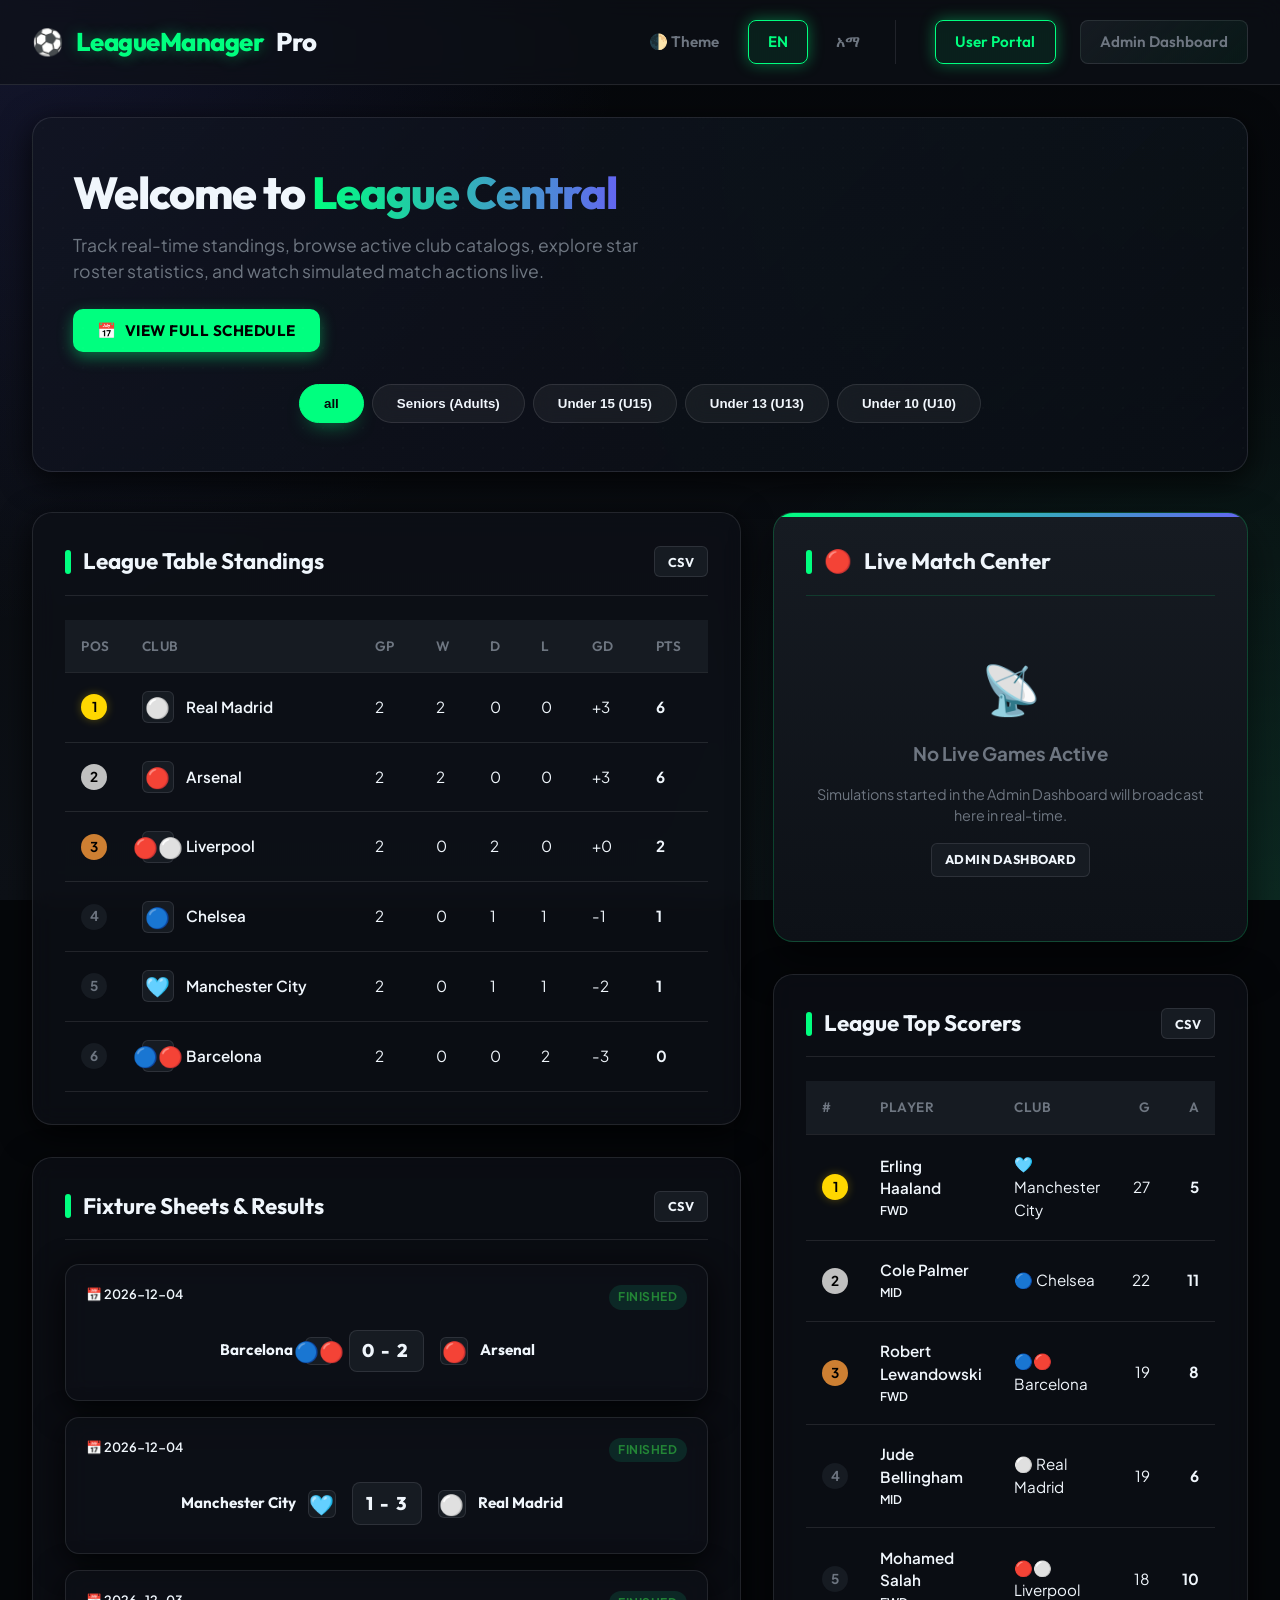
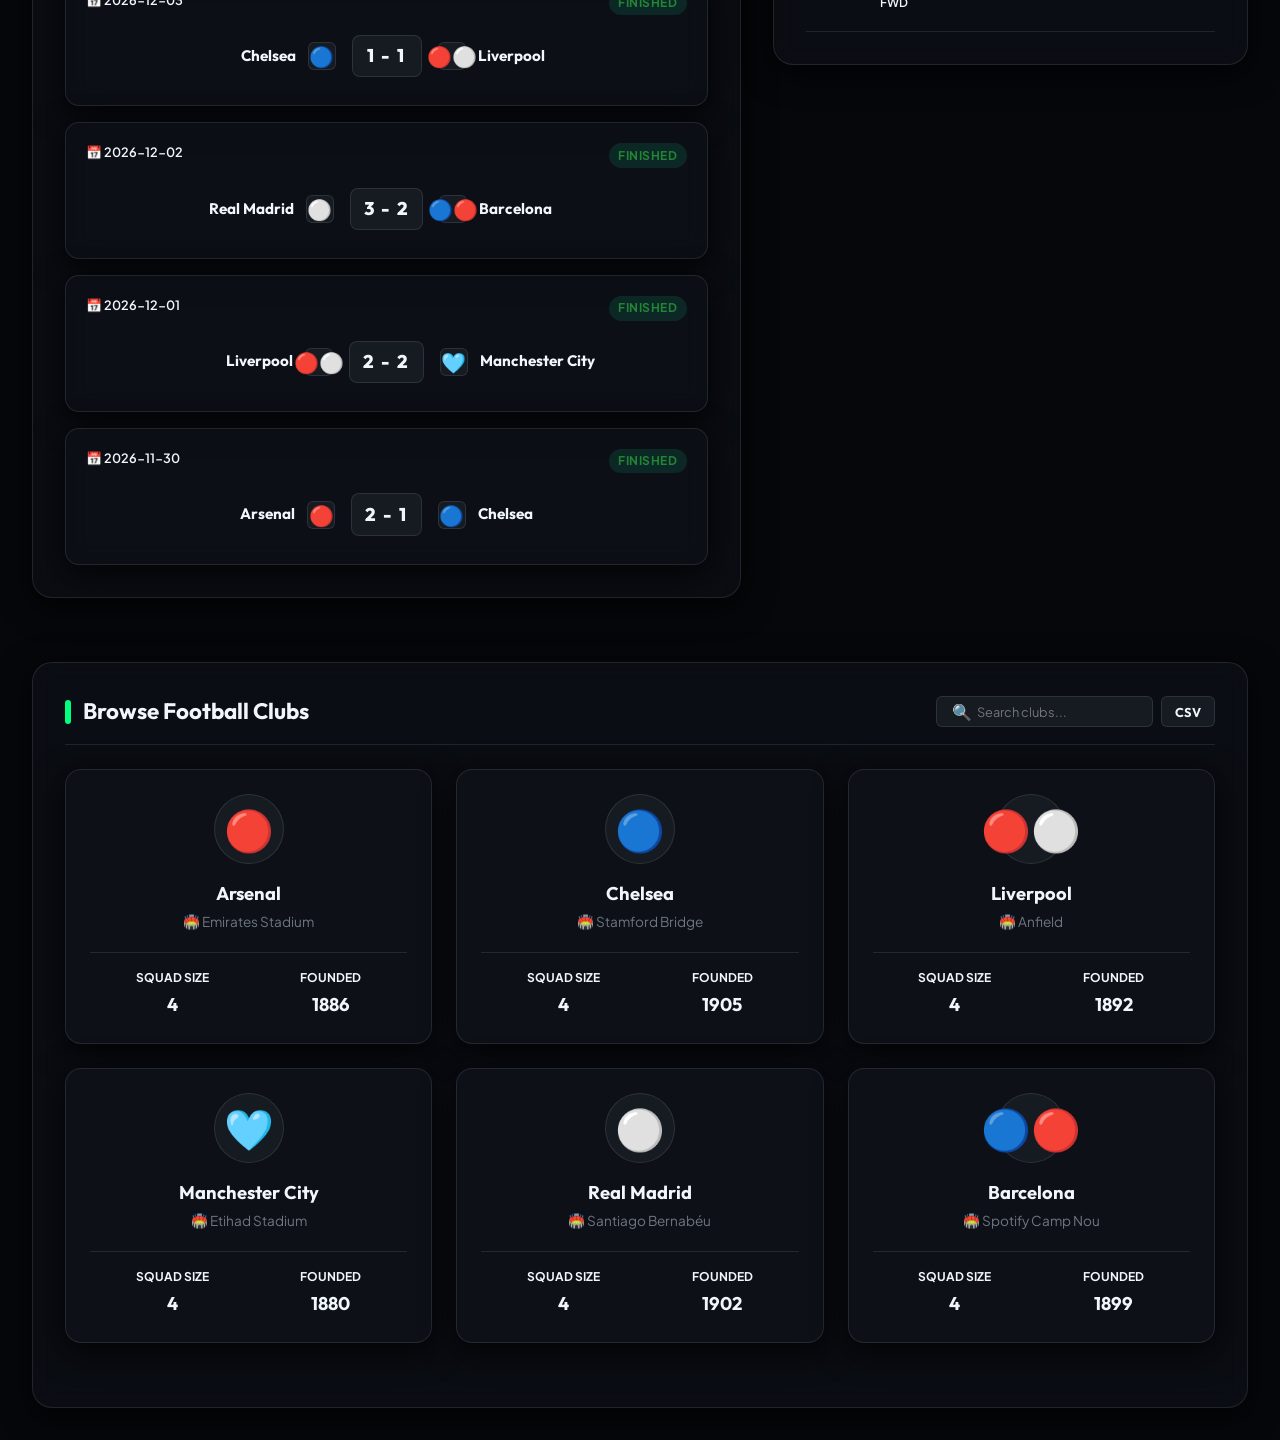
<file: index.html>
<!DOCTYPE html>
<html lang="en">

<head>
    <meta charset="UTF-8">
    <meta name="viewport" content="width=device-width, initial-scale=1.0">
    <title>League Central - Football Fan Portal</title>
    <link rel="stylesheet" href="styles.css">
</head>

<body>

    <header>
        <div class="nav-container">
            <a href="index.html" class="logo">⚽ <span>LeagueManager</span> Pro</a>
            <nav class="nav-links">
                <div
                    style="display: flex; gap: 8px; margin-right: 15px; border-right: 1px solid var(--border); padding-right: 15px;">
                    <button class="nav-btn" onclick="toggleTheme()" data-i18n="btn_theme_toggle">🌓 Theme</button>
                    <button class="nav-btn lang-toggle" data-lang="en"
                        onclick="window.dbEngine.setLanguage('en')">EN</button>
                    <button class="nav-btn lang-toggle" data-lang="am"
                        onclick="window.dbEngine.setLanguage('am')">አማ</button>
                </div>
                <a href="index.html" class="nav-btn active" data-i18n="nav_user_portal">User Portal</a>
                <a href="admin.html" class="nav-btn admin-link" data-i18n="nav_admin_dashboard">Admin Dashboard</a>
            </nav>
        </div>
    </header>

    <main>
        <!-- Hero Section -->
        <div class="dashboard-hero">
            <div class="hero-content">
                <h1 data-i18n="hero_title_user">Welcome to <span>League Central</span></h1>
                <p data-i18n="hero_desc_user">Track real-time standings, browse active club catalogs, explore star
                    roster statistics, and watch
                    simulated match actions live.</p>

                <div style="display: flex; gap: 1rem; flex-wrap: wrap; margin-bottom: 2rem;">
                    <button class="btn btn-primary" onclick="openScheduleModal()" style="display: flex; align-items: center; gap: 0.5rem; padding: 0.75rem 1.5rem;">
                        <span>📅</span> <span data-i18n="btn_view_schedule">View Full Schedule</span>
                    </button>
                </div>

                <div class="global-category-tabs" id="global-cat-selector">
                    <button class="g-cat-btn active" onclick="setGlobalCategory('all')" data-i18n="all">All</button>
                    <button class="g-cat-btn" onclick="setGlobalCategory('senior')"
                        data-i18n="cat_senior">Seniors</button>
                    <button class="g-cat-btn" onclick="setGlobalCategory('u15')" data-i18n="cat_u15">U15</button>
                    <button class="g-cat-btn" onclick="setGlobalCategory('u13')" data-i18n="cat_u13">U13</button>
                    <button class="g-cat-btn" onclick="setGlobalCategory('u10')" data-i18n="cat_u10">U10</button>
                </div>
            </div>
        </div>

        <!-- Split Grid Layout -->
        <div class="layout-split">
            <!-- Left Side: Table & Matches -->
            <div>
                <!-- League Standings Card -->
                <div class="section-panel">
                    <div class="panel-header">
                        <h2 data-i18n="standings_title">League Table Standings</h2>
                        <button class="btn btn-secondary btn-sm" onclick="exportStandingsCSV()">CSV</button>
                    </div>
                    <div class="table-wrapper">
                        <table class="league-table">
                            <thead>
                                <tr>
                                    <th style="width: 50px;">Pos</th>
                                    <th>Club</th>
                                    <th>GP</th>
                                    <th>W</th>
                                    <th>D</th>
                                    <th>L</th>
                                    <th>GD</th>
                                    <th class="highlight-col">PTS</th>
                                </tr>
                            </thead>
                            <tbody id="user-standings-list">
                                <!-- Dynamically populated from JS -->
                            </tbody>
                        </table>
                    </div>
                </div>

                <!-- Match Schedules and Fixtures -->
                <div class="section-panel">
                    <div class="panel-header">
                        <h2 data-i18n="fixtures_title">Fixture Sheets & Results</h2>
                        <button class="btn btn-secondary btn-sm" onclick="exportFixturesCSV()">CSV</button>
                    </div>
                    <div class="fixtures-list" id="user-matches-list">
                        <!-- Dynamically populated from JS -->
                    </div>
                </div>
            </div>

            <!-- Right Side: Live Game Tracker & Stats -->
            <div>
                <!-- Live Game Simulator Monitor -->
                <div class="section-panel live-tracker-panel" id="live-monitor-container">
                    <div class="panel-header" style="border-bottom: 1px solid rgba(0, 255, 127, 0.15);">
                        <h2><span style="color:var(--primary); animation: blinker 1s linear infinite;">🔴</span> Live
                            Match Center</h2>
                    </div>

                    <div id="tracker-idle-view" class="tracker-intro">
                        <div style="font-size:3rem; margin-bottom:1rem;">📡</div>
                        <h3 data-i18n="no_live_games">No Live Games Active</h3>
                        <p class="mt-4" style="font-size:0.9rem;" data-i18n="no_live_desc">Simulations started in the
                            Admin Dashboard will
                            broadcast here in real-time. Head over to schedule a match!</p>
                        <a href="admin.html" class="btn btn-secondary btn-sm mt-4" data-i18n="nav_admin_dashboard">Go to
                            Admin Module</a>
                    </div>

                    <div id="tracker-active-view" class="simulator-board" style="display:none;">
                        <div class="match-pitch-vis">
                            <span
                                style="position:absolute; top:10px; font-size:0.75rem; text-transform:uppercase; color:var(--text-muted); font-weight:750; letter-spacing:1px; z-index:10;">
                                Live Match Simulator
                            </span>
                            <div class="pitch-scoreline">
                                <span id="live-home-logo" style="font-size:2rem;">🔴</span>
                                <span id="live-home-name">Home</span>
                                <span id="live-scores"
                                    style="font-family:var(--font-heading); color:var(--primary); font-weight:800; font-size:1.8rem; background:rgba(0,0,0,0.4); padding:0.25rem 1rem; border-radius:10px; border:1px solid rgba(0, 255, 127, 0.2);">0
                                    - 0</span>
                                <span id="live-away-name">Away</span>
                                <span id="live-away-logo" style="font-size:2rem;">🔵</span>
                            </div>
                            <div class="pitch-timer" id="live-match-timer">0'</div>
                        </div>

                        <div class="panel-header"
                            style="margin-top:0.5rem; margin-bottom:0.5rem; padding-bottom:0.25rem;">
                            <h3 style="font-size:1rem; font-family:var(--font-heading);">Match Timeline Highlight Reels
                            </h3>
                        </div>

                        <div class="events-ticker" id="live-events-log">
                            <!-- Populated with events log -->
                        </div>
                    </div>
                </div>

                <!-- Star Scorers / Details block -->
                <div class="section-panel">
                    <div class="panel-header">
                        <h2 data-i18n="top_scorers_title">League Top Scorers</h2>
                        <button class="btn btn-secondary btn-sm" onclick="exportTopScorersCSV()">CSV</button>
                    </div>
                    <div class="table-wrapper">
                        <table class="league-table">
                            <thead>
                                <tr>
                                    <th style="width: 40px;">#</th>
                                    <th>Player</th>
                                    <th>Club</th>
                                    <th style="text-align: right;">G</th>
                                    <th style="text-align: right;" class="highlight-col">A</th>
                                </tr>
                            </thead>
                            <tbody id="top-scorers-list">
                                <!-- Top league goal scorers -->
                            </tbody>
                        </table>
                    </div>
                </div>
            </div>
        </div>

        <!-- Bottom: Full Team Catalog -->
        <div class="section-panel" style="margin-top:2rem;">
            <div class="panel-header">
                <h2 data-i18n="browse_clubs_title">Browse Football Clubs</h2>
                <div style="display:flex; gap:0.5rem; align-items:center;">
                    <div class="search-container">
                        <span class="search-icon">🔍</span>
                        <input type="text" id="club-search" class="form-control btn-sm" data-i18n-placeholder="label_search_clubs" oninput="renderTeamsCatalog()">
                    </div>
                    <button class="btn btn-secondary btn-sm" onclick="exportClubsCSV()">CSV</button>
                </div>
            </div>
            <div class="cards-grid" id="user-teams-grid">
                <!-- Dynamic cards with team info -->
            </div>
        </div>
    </main>

    <!-- Modal Box: Team Details & Squad Roster -->
    <div class="modal-overlay" id="team-modal-overlay">
        <div class="modal-container">
            <div class="modal-header">
                <h3 id="modal-team-title">Club Profile</h3>
                <button class="modal-close" onclick="closeTeamModal()">&times;</button>
            </div>

            <div
                style="background:var(--bg-surface-elevated); padding:1.25rem; border-radius:14px; border:1px solid var(--border); display:flex; gap:1.25rem; align-items:center; margin-bottom:1.5rem;">
                <div id="modal-team-big-logo"
                    style="font-size:3.5rem; width:80px; height:80px; display:flex; align-items:center; justify-content:center; background:var(--bg-dark); border:1px solid var(--border); border-radius:50%;">
                    🛡️</div>
                <div>
                    <h4 id="modal-team-name"
                        style="font-family:var(--font-heading); font-size:1.3rem; font-weight:800;">Club Name</h4>
                    <p id="modal-team-stadium" style="color:var(--text-muted); font-size:0.9rem; margin-top:2px;">🏟️
                        Stadium</p>
                    <p id="modal-team-founded"
                        style="color:var(--text-dark); font-size:0.8rem; margin-top:2px; font-weight:600;">Est. 1900</p>
                </div>
            </div>

            <div class="panel-header" style="margin-bottom:0.75rem; padding-bottom:0.5rem;">
                <h4 style="font-family:var(--font-heading); font-size:1.05rem;" data-i18n="squad_roster_title">Active
                    Roster Squad</h4>
            </div>

            <div class="squad-roster-list" id="modal-squad-list">
                <!-- Roster sheets loaded via JS -->
            </div>
            </div>
        </div>
    </div>

    <!-- Match Report Modal -->
    <div class="modal-overlay report-modal" id="report-modal-overlay">
        <div class="modal-container">
            <div class="modal-header">
                <h3 data-i18n="label_match_report">Match Events Report</h3>
                <button class="modal-close" onclick="closeReportModal()">&times;</button>
            </div>
            <div class="timeline-list" id="report-timeline-list">
                <!-- Events log -->
            </div>
        </div>
    </div>

    <!-- Schedule Table Modal -->
    <div class="modal-overlay" id="schedule-modal-overlay">
        <div class="modal-container" style="max-width: 900px;">
            <div class="modal-header">
                <h3 id="schedule-modal-title">Tournament Schedule</h3>
                <div style="display:flex; gap:0.5rem; align-items:center;">
                    <button class="btn btn-secondary btn-sm" onclick="exportFixturesCSV()">CSV</button>
                    <button class="modal-close" onclick="closeScheduleModal()">&times;</button>
                </div>
            </div>
            <div class="table-wrapper">
                <table class="league-table">
                    <thead>
                        <tr>
                            <th data-i18n="label_date">Date</th>
                            <th data-i18n="label_match">Matchup</th>
                            <th data-i18n="label_status">Status</th>
                        </tr>
                    </thead>
                    <tbody id="schedule-modal-table-body">
                        <!-- Loaded via JS -->
                    </tbody>
                </table>
            </div>
        </div>
    </div>

    <!-- Core Logic connection -->
    <script src="app.js"></script>
    <script>
        // --- GLOBAL CATEGORY CONTROLLER ---
        let currentGlobalCat = 'all';

        function setGlobalCategory(cat) {
            currentGlobalCat = cat;
            document.querySelectorAll('#global-cat-selector .g-cat-btn').forEach(btn => {
                btn.classList.toggle('active', btn.getAttribute('onclick').includes(`'${cat}'`));
            });
            renderAll();
        }

        function renderAll() {
            renderStandings();
            renderFixtures();
            renderTopScorers();
            renderTeamsCatalog();
        }

        function renderStandings() {
            const standings = window.dbEngine.getStandings(currentGlobalCat);
            const container = document.getElementById('user-standings-list');

            if (standings.length === 0) {
                container.innerHTML = '<tr><td colspan="8" class="text-center font-bold pb-4 pt-4">No clubs in storage. Admin must add teams.</td></tr>';
                return;
            }

            container.innerHTML = standings.map((item, index) => `
                <tr>
                    <td><span class="rank-badge">${index + 1}</span></td>
                    <td>
                        <div class="team-cell">
                            <span class="team-logo-small">${item.logo}</span>
                            <span style="font-weight:600;">${item.teamName}</span>
                        </div>
                    </td>
                    <td>${item.played}</td>
                    <td>${item.won}</td>
                    <td>${item.drawn}</td>
                    <td>${item.lost}</td>
                    <td>${item.goalDifference >= 0 ? '+' + item.goalDifference : item.goalDifference}</td>
                    <td class="highlight-col">${item.points}</td>
                </tr>
            `).join('');
        }

        function renderFixtures() {
            const matches = window.dbEngine.getMatches(currentGlobalCat);
            const container = document.getElementById('user-matches-list');

            if (matches.length === 0) {
                container.innerHTML = '<div class="empty-placeholder"><span>📅</span>No match fixtures configured.</div>';
                return;
            }

            // Show latest finished matches first, scheduled next
            const sortedMatches = [...matches].sort((a, b) => {
                if (a.status === 'live') return -1;
                if (b.status === 'live') return 1;
                if (a.status === 'scheduled' && b.status === 'finished') return 1;
                if (a.status === 'finished' && b.status === 'scheduled') return -1;
                return new Date(b.date) - new Date(a.date);
            });

            container.innerHTML = sortedMatches.map(m => {
                const home = window.dbEngine.getTeamById(m.homeTeamId);
                const away = window.dbEngine.getTeamById(m.awayTeamId);

                if (!home || !away) return '';

                let badgeClass = 'status-scheduled';
                let scoreText = 'vs';
                let isLive = m.status === 'live';

                if (m.status === 'finished') {
                    badgeClass = 'status-finished';
                    scoreText = `${m.homeScore} - ${m.awayScore}`;
                } else if (isLive) {
                    badgeClass = 'status-live';
                    scoreText = `${m.homeScore} - ${m.awayScore}`;
                }

                let timelineBtn = m.status === 'finished' && m.events && m.events.length 
                    ? `<div style="text-align:center; margin-top:8px;"><button class="btn btn-secondary btn-sm" style="font-size:0.7rem; padding:2px 8px;" onclick="openReportModal('${m.id}')" data-i18n="btn_view_timeline">View Timeline</button></div>` 
                    : '';

                return `
                    <div class="match-card">
                        <div class="match-meta">
                            <span>📅 ${m.date}</span>
                            <span class="match-status-badge ${badgeClass}">
                                ${isLive ? '🔴 LIVE ' + m.minute + "'" : m.status}
                            </span>
                        </div>
                        <div class="match-board" style="grid-template-columns: 1.2fr auto 1.2fr;">
                            <div class="team-display home">
                                <span class="team-name-inline" style="font-size:0.95rem;">${home.name}</span>
                                <span class="team-logo-small" style="width:28px; height:28px;">${home.logo}</span>
                            </div>
                            <div>
                                <div class="score-display-box ${isLive ? 'live' : ''}" style="font-size:1.15rem; padding:0.4rem 0.8rem; min-width:70px;">${scoreText}</div>
                                ${timelineBtn}
                            </div>
                            <div class="team-display away">
                                <span class="team-logo-small" style="width:28px; height:28px;">${away.logo}</span>
                                <span class="team-name-inline" style="font-size:0.95rem;">${away.name}</span>
                            </div>
                        </div>
                    </div>
                `;
            }).join('');
        }

        function renderTopScorers() {
            const players = window.dbEngine.getTopScorers(currentGlobalCat, 5);
            const container = document.getElementById('top-scorers-list');

            // Sort by goals in descending order, take top 5
            const sortedPlayers = [...players]
                .filter(p => p.goals > 0)
                .sort((a, b) => b.goals - a.goals || b.assists - a.assists)
                .slice(0, 5);

            if (sortedPlayers.length === 0) {
                container.innerHTML = '<tr><td colspan="4" class="text-center font-bold pb-4 pt-4">No goals recorded yet.</td></tr>';
                return;
            }

            container.innerHTML = sortedPlayers.map((p, index) => {
                const team = window.dbEngine.getTeamById(p.teamId);
                return `
                    <tr>
                        <td><span class="rank-badge">${index + 1}</span></td>
                        <td style="font-weight:600;">${p.name} <span style="font-size:0.75rem; color:var(--text-dark); display:block; margin-top:2px;">${p.position}</span></td>
                        <td>${team ? team.logo + ' ' + team.name : 'Unknown'}</td>
                        <td style="text-align: right;">${p.goals}</td>
                        <td style="text-align: right;" class="highlight-col">${p.assists}</td>
                    </tr>
                `;
            }).join('');
        }

        function renderTeamsCatalog() {
            let teams = window.dbEngine.getTeams();
            const searchQuery = document.getElementById('club-search').value.toLowerCase().trim();

            if (currentGlobalCat !== 'all') {
                teams = teams.filter(t => t.category === currentGlobalCat);
            }

            if (searchQuery) {
                teams = teams.filter(t => t.name.toLowerCase().includes(searchQuery));
            }

            const container = document.getElementById('user-teams-grid');

            if (teams.length === 0) {
                container.innerHTML = '<div class="empty-placeholder" style="grid-column:1/-1;"><span>🛡️</span>No clubs registered yet.</div>';
                return;
            }

            container.innerHTML = teams.map(t => {
                const squad = window.dbEngine.getPlayersByTeam(t.id);
                return `
                    <div class="catalog-card" onclick="openTeamModal('${t.id}')">
                        <div class="catalog-logo">${t.logo}</div>
                        <div class="catalog-name">${t.name}</div>
                        <div class="catalog-meta">🏟️ ${t.stadium}</div>
                        
                        <div class="catalog-stats-row">
                            <div class="cat-stat-item">
                                <h5>Squad Size</h5>
                                <p>${squad.length}</p>
                            </div>
                            <div class="cat-stat-item">
                                <h5>Founded</h5>
                                <p>${t.founded}</p>
                            </div>
                        </div>
                    </div>
                `;
            }).join('');
        }

        // --- TEAM MODAL & squad catalog ---
        function openTeamModal(id) {
            const t = window.dbEngine.getTeamById(id);
            if (!t) return;

            document.getElementById('modal-team-name').textContent = t.name;
            document.getElementById('modal-team-stadium').textContent = `🏟️ Home Stadium: ${t.stadium}`;
            document.getElementById('modal-team-founded').textContent = `Year Founded: ${t.founded}`;
            document.getElementById('modal-team-big-logo').textContent = t.logo;

            // Squad list loading
            const squad = window.dbEngine.getPlayersByTeam(t.id);
            const listContainer = document.getElementById('modal-squad-list');

            if (squad.length === 0) {
                listContainer.innerHTML = '<div class="empty-placeholder"><span>🏃‍♂️</span>No players registered on this roster yet.</div>';
            } else {
                listContainer.innerHTML = squad.map(p => {
                    const photo = p.photoUrl ? `<img src="${p.photoUrl}" class="player-avatar">` : `<div class="player-avatar-placeholder">${p.name.charAt(0)}</div>`;
                    const statusLabel = window.dbEngine.getTranslation('status_' + (p.status || 'active'));
                    const statusClass = 'status-' + (p.status || 'active');

                    return `
                        <div class="squad-jersey">
                            <div class="squad-player-left">
                                ${photo}
                                <div>
                                    <div style="display:flex; align-items:center; gap:0.5rem;">
                                        <span class="jersey-num">${p.number}</span>
                                        <span class="player-name">${p.name}</span>
                                        <span class="status-badge ${statusClass}" style="transform: scale(0.85);">${statusLabel}</span>
                                    </div>
                                    <span class="player-pos-badge player-role-${p.position}">${p.position}</span>
                                    <div style="font-size:0.75rem; color:var(--text-muted); margin-top:4px;">
                                        ${p.age ? 'Age: ' + p.age : ''} ${p.nationality ? ' | ' + p.nationality : ''}
                                    </div>
                                    <div style="font-size:0.75rem; display:flex; gap:8px; margin-top:4px;">
                                        <span>🟨 ${p.yellowCards || 0}</span>
                                        <span>🟥 ${p.redCards || 0}</span>
                                    </div>
                                </div>
                            </div>
                            <div class="squad-player-right">
                                <span>⚽ <strong>${p.goals}</strong> Goals</span>
                                <span>🎯 <strong>${p.assists}</strong> Assists</span>
                            </div>
                        </div>
                    `;
                }).join('');
            }

            document.getElementById('team-modal-overlay').classList.add('active');
        }

        function closeTeamModal() {
            document.getElementById('team-modal-overlay').classList.remove('active');
        }

        // --- THEME & REPORT MODALS ---
        function toggleTheme() {
            const current = window.dbEngine.getTheme();
            const next = current === 'dark' ? 'light' : 'dark';
            window.dbEngine.setTheme(next);
            applyTheme();
        }

        function applyTheme() {
            const theme = window.dbEngine.getTheme();
            if (theme === 'light') {
                document.documentElement.classList.add('light-mode');
            } else {
                document.documentElement.classList.remove('light-mode');
            }
        }

        function openReportModal(matchId) {
            const m = window.dbEngine.getMatchById(matchId);
            if (!m || !m.events) return;

            const list = document.getElementById('report-timeline-list');
            list.innerHTML = m.events.length ? m.events.map(ev => `
                <div class="timeline-item">
                    <span class="timeline-time">${ev.time}'</span>
                    <span>${ev.icon} ${ev.text}</span>
                </div>
            `).reverse().join('') : '<p class="text-center">No events logged for this match.</p>';

            document.getElementById('report-modal-overlay').classList.add('active');
        }

        function closeReportModal() {
            document.getElementById('report-modal-overlay').classList.remove('active');
        }

        function openScheduleModal() {
            const matches = window.dbEngine.getMatches(currentGlobalCat);
            const container = document.getElementById('schedule-modal-table-body');
            
            // Set modal title based on category
            const catLabel = currentGlobalCat === 'all' ? 'Full Tournament' : currentGlobalCat.toUpperCase();
            document.getElementById('schedule-modal-title').textContent = `${catLabel} Match Schedule`;

            if (matches.length === 0) {
                container.innerHTML = '<tr><td colspan="3" class="text-center font-bold pb-4 pt-4">No match fixtures scheduled yet.</td></tr>';
            } else {
                // Filter for upcoming/scheduled matches if preferred, or show all
                const scheduled = matches.filter(m => m.status === 'scheduled');
                
                if (scheduled.length === 0) {
                    container.innerHTML = '<tr><td colspan="3" class="text-center font-bold pb-4 pt-4">No upcoming matches in this category.</td></tr>';
                } else {
                    container.innerHTML = scheduled.map(m => {
                        const home = window.dbEngine.getTeamById(m.homeTeamId);
                        const away = window.dbEngine.getTeamById(m.awayTeamId);
                        return `
                            <tr>
                                <td style="white-space:nowrap;">📅 ${m.date}</td>
                                <td>
                                    <div class="team-cell">
                                        <span class="team-logo-small">${home.logo}</span>
                                        <strong>${home.name}</strong> 
                                        <span style="margin:0 0.5rem; color:var(--text-muted);">vs</span> 
                                        <span class="team-logo-small">${away.logo}</span>
                                        <strong>${away.name}</strong>
                                    </div>
                                    <div style="font-size:0.75rem; color:var(--text-dark); margin-top:4px; padding-left:2.5rem;">
                                        🏟️ Stadium: ${home.stadium}
                                    </div>
                                </td>
                                <td>
                                    <span class="match-status-badge status-scheduled">Scheduled</span>
                                </td>
                            </tr>
                        `;
                    }).join('');
                }
            }

            document.getElementById('schedule-modal-overlay').classList.add('active');
            window.dbEngine.applyTranslations(); // Refresh modal text if needed
        }

        function closeScheduleModal() {
            document.getElementById('schedule-modal-overlay').classList.remove('active');
        }

        // --- REACTIVE SYNC CHECKER ---
        // Sets up an active layout listener to localStorage, detecting simulations instantly if admin is triggered in background
        let prevDBVersionString = "";

        function checkDBUpdates() {
            const stored = localStorage.getItem('football_db');
            if (stored && stored !== prevDBVersionString) {
                prevDBVersionString = stored;
                window.dbEngine.init(); // Reload latest state
                window.db = window.dbEngine.state;

                // Redraw UI sections
                renderAll();
            }

            // Sync Live Match simulator monitor
            const liveMatch = window.dbEngine.getMatches().find(m => m.status === 'live');
            const idle = document.getElementById('tracker-idle-view');
            const active = document.getElementById('tracker-active-view');

            if (liveMatch) {
                idle.style.display = 'none';
                active.style.display = 'flex';

                const home = window.dbEngine.getTeamById(liveMatch.homeTeamId);
                const away = window.dbEngine.getTeamById(liveMatch.awayTeamId);

                document.getElementById('live-home-name').textContent = home.name;
                document.getElementById('live-home-logo').textContent = home.logo;
                document.getElementById('live-scores').textContent = `${liveMatch.homeScore} - ${liveMatch.awayScore}`;
                document.getElementById('live-away-name').textContent = away.name;
                document.getElementById('live-away-logo').textContent = away.logo;
                document.getElementById('live-match-timer').textContent = liveMatch.minute + "'";

                const eventTicker = document.getElementById('live-events-log');
                eventTicker.innerHTML = liveMatch.events.map(ev =>
                    `<div class="ticker-event">
                        <span class="event-time">${ev.time}'</span>
                        <span class="event-icon">${ev.icon}</span>
                        <span class="event-text">${ev.text}</span>
                     </div>`
                ).reverse().join('');
            } else {
                idle.style.display = 'block';
                active.style.display = 'none';
            }
        }

        function exportStandingsCSV() {
            const standings = window.dbEngine.getStandings(currentGlobalCat);
            let csv = "Rank,Team,Played,Won,Drawn,Lost,GD,Points\n";
            standings.forEach((s, idx) => {
                csv += `${idx + 1},"${s.teamName}",${s.played},${s.won},${s.drawn},${s.lost},${s.goalDifference},${s.points}\n`;
            });
            downloadCSV(csv, `standings_${currentGlobalCat}.csv`);
        }

        function exportFixturesCSV() {
            const matches = window.dbEngine.getMatches(currentGlobalCat);
            let csv = "Date,Home Team,Score,Away Team,Status\n";
            matches.forEach(m => {
                const homeTeam = window.dbEngine.getTeamById(m.homeTeamId);
                const awayTeam = window.dbEngine.getTeamById(m.awayTeamId);
                const home = homeTeam ? homeTeam.name : 'Unknown';
                const away = awayTeam ? awayTeam.name : 'Unknown';
                const score = m.status === 'finished' ? `${m.homeScore}-${m.awayScore}` : 'VS';
                csv += `"${m.date}","${home}","${score}","${away}","${m.status}"\n`;
            });
            downloadCSV(csv, `fixtures_${currentGlobalCat}.csv`);
        }

        function exportTopScorersCSV() {
            const players = window.dbEngine.getTopScorers(currentGlobalCat, 50);
            let csv = "Rank,Name,Team,Goals,Assists,Position\n";
            players.forEach((p, idx) => {
                const team = window.dbEngine.getTeamById(p.teamId);
                const teamName = team ? team.name : 'Unknown';
                csv += `${idx + 1},"${p.name}","${teamName}",${p.goals},${p.assists},"${p.position}"\n`;
            });
            downloadCSV(csv, `top_scorers_${currentGlobalCat}.csv`);
        }

        function exportClubsCSV() {
            let teams = window.dbEngine.getTeams();
            if (currentGlobalCat !== 'all') {
                teams = teams.filter(t => t.category === currentGlobalCat);
            }
            let csv = "Team Name,Stadium,Founded,Category,Squad Size\n";
            teams.forEach(t => {
                const squad = window.dbEngine.getPlayersByTeam(t.id);
                csv += `"${t.name}","${t.stadium}",${t.founded},"${t.category.toUpperCase()}",${squad.length}\n`;
            });
            downloadCSV(csv, `clubs_${currentGlobalCat}.csv`);
        }

        function downloadCSV(csvContent, fileName) {
            const blob = new Blob([csvContent], { type: 'text/csv;charset=utf-8;' });
            const link = document.createElement("a");
            const url = URL.createObjectURL(blob);
            link.setAttribute("href", url);
            link.setAttribute("download", fileName);
            link.style.visibility = 'hidden';
            document.body.appendChild(link);
            link.click();
            document.body.removeChild(link);
        }

        // Run checker every 750ms for hyper-reactive tab syncing
        window.addEventListener('DOMContentLoaded', () => {
            applyTheme();
            checkDBUpdates();
            setInterval(checkDBUpdates, 750);
        });
    </script>
</body>

</html>
</file>
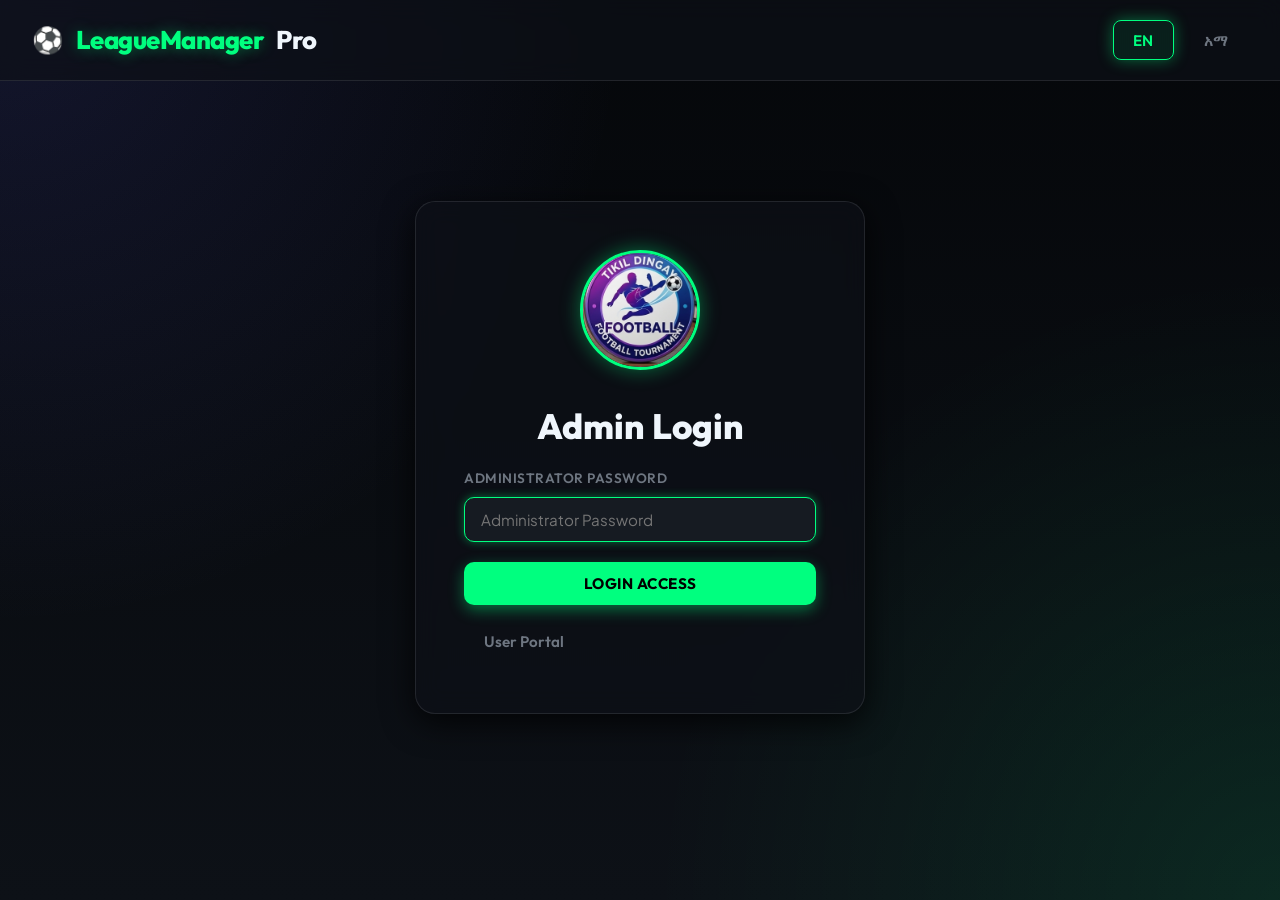
<file: admin.html>
<!DOCTYPE html>
<html lang="en">

<head>
    <meta charset="UTF-8">
    <meta name="viewport" content="width=device-width, initial-scale=1.0">
    <title>League Administration - Football Manager</title>
    <link rel="stylesheet" href="styles.css">
</head>

<body>

    <header>
        <div class="nav-container">
            <a href="index.html" class="logo">⚽ <span>LeagueManager</span> Pro</a>
            <nav class="nav-links">
                <div
                    style="display: flex; gap: 8px; margin-right: 15px; border-right: 1px solid var(--border); padding-right: 15px;">
                    <button class="nav-btn" onclick="toggleTheme()" data-i18n="btn_theme_toggle">🌓 Theme</button>
                    <button class="nav-btn lang-toggle" data-lang="en"
                        onclick="window.dbEngine.setLanguage('en')">EN</button>
                    <button class="nav-btn lang-toggle" data-lang="am"
                        onclick="window.dbEngine.setLanguage('am')">አማ</button>
                </div>
                <a href="index.html" class="nav-btn" data-i18n="nav_user_portal">User Portal</a>
                <a href="admin.html" class="nav-btn active admin-link" data-i18n="nav_admin_dashboard">Admin
                    Dashboard</a>
                <button onclick="window.dbEngine.logout()" class="nav-btn" data-i18n="nav_logout">Logout</button>
            </nav>
        </div>
    </header>

    <main>
        <!-- Hero Section -->
        <div class="dashboard-hero">
            <div class="hero-content">
                <h1 data-i18n="hero_title_admin">League <span>Admin Dashboard</span></h1>
                <p data-i18n="hero_desc_admin">Manage football teams, recruit & adjust players, set match fixtures,
                    record final scores, or kick off
                    live game simulations.</p>
                <div class="dashboard-hero-footer">

                </div>
            </div>
        </div>

        <!-- Dashboard KPI Stats Bar -->
        <div class="stats-grid">
            <div class="stat-card">
                <div class="stat-icon">🛡️</div>
                <div class="stat-info">
                    <h3 data-i18n="stat_total_teams">Total Teams</h3>
                    <p id="stat-teams-count">0</p>
                </div>
            </div>
            <div class="stat-card">
                <div class="stat-icon">🏃‍♂️</div>
                <div class="stat-info">
                    <h3 data-i18n="stat_registered_players">Registered Players</h3>
                    <p id="stat-players-count">0</p>
                </div>
            </div>
            <div class="stat-card">
                <div class="stat-icon">📅</div>
                <div class="stat-info">
                    <h3 data-i18n="stat_matches_scheduled">Matches Scheduled</h3>
                    <p id="stat-matches-count">0</p>
                </div>
            </div>
            <div class="stat-card">
                <div class="stat-icon">⚽</div>
                <div class="stat-info">
                    <h3 data-i18n="stat_goals_recorded">Goals Recorded</h3>
                    <p id="stat-goals-count">0</p>
                </div>
            </div>
        </div>

        <!-- Global Admin Category Filter Area -->
        <div class="section-panel"
            style="margin-bottom: 25px; border: 1px solid var(--primary); background: rgba(0, 255, 127, 0.03);">
            <div
                style="display: flex; justify-content: space-between; align-items: center; flex-wrap: wrap; gap: 15px;">
                <div>
                    <h2 style="font-size: 1.1rem; font-weight: 700; color: var(--primary);"
                        data-i18n="label_category_isolation">Tournament Isolation Mode</h2>
                    <p style="font-size: 0.8rem; color: var(--text-dark);">Select a category to filter all teams,
                        players, and match sheets across the entire dashboard.</p>
                </div>
                <div class="global-category-tabs" id="admin-global-cat-selector">
                    <button class="g-cat-btn active" onclick="setAdminGlobalCategory('all')"
                        data-i18n="all">All</button>
                    <button class="g-cat-btn" onclick="setAdminGlobalCategory('senior')"
                        data-i18n="cat_senior">Seniors</button>
                    <button class="g-cat-btn" onclick="setAdminGlobalCategory('u15')" data-i18n="cat_u15">U15</button>
                    <button class="g-cat-btn" onclick="setAdminGlobalCategory('u13')" data-i18n="cat_u13">U13</button>
                    <button class="g-cat-btn" onclick="setAdminGlobalCategory('u10')" data-i18n="cat_u10">U10</button>
                </div>
            </div>
        </div>

        <!-- Main Workspace Tabs -->
        <div class="admin-tabs">
            <button class="admin-tab-btn active" onclick="switchTab('teams-tab')" data-i18n="tab_manage_teams">🛡️
                Manage Teams</button>
            <button class="admin-tab-btn" onclick="switchTab('players-tab')" data-i18n="tab_manage_players">🏃‍♂️ Manage
                Players</button>
            <button class="admin-tab-btn" onclick="switchTab('matches-tab')" data-i18n="tab_manage_matches">📅 Manage
                Matches</button>
        </div>

        <!-- TAB 1: TEAMS -->
        <div id="teams-tab" class="admin-tab-panel active">
            <div class="admin-section-grid">
                <!-- Team Form Card -->
                <div class="section-panel">
                    <div class="panel-header">
                        <h2 id="team-form-title" data-i18n="section_add_team">Add New Team</h2>
                    </div>
                    <form id="team-form" onsubmit="handleTeamSubmit(event)">
                        <input type="hidden" id="team-edit-id">
                        <div class="form-group">
                            <label for="team-name" data-i18n="label_team_name">Team Name</label>
                            <input type="text" id="team-name" class="form-control"
                                data-i18n-placeholder="label_team_name" required>
                        </div>
                        <div class="form-row">
                            <div class="form-group">
                                <label for="team-logo" data-i18n="label_logo_emoji">Logo Emoji</label>
                                <input type="text" id="team-logo" class="form-control"
                                    data-i18n-placeholder="label_logo_emoji" required>
                            </div>
                            <div class="form-group">
                                <label for="team-founded" data-i18n="label_year_founded">Year Founded</label>
                                <input type="number" id="team-founded" class="form-control" placeholder="e.g. 1878"
                                    required>
                            </div>
                        </div>
                        <div class="form-group">
                            <label for="team-stadium" data-i18n="label_stadium">Home Stadium</label>
                            <input type="text" id="team-stadium" class="form-control"
                                data-i18n-placeholder="label_stadium" required>
                        </div>
                        <div class="form-group">
                            <label for="team-category" data-i18n="label_category">Tournament Category</label>
                            <select id="team-category" class="form-control" required>
                                <option value="senior" data-i18n="cat_senior">Seniors (Adults)</option>
                                <option value="u10" data-i18n="cat_u10">Under 10 (U10)</option>
                                <option value="u13" data-i18n="cat_u13">Under 13 (U13)</option>
                                <option value="u15" data-i18n="cat_u15">Under 15 (U15)</option>
                            </select>
                        </div>
                        <div class="form-row mt-4">
                            <button type="button" class="btn btn-secondary" onclick="resetTeamForm()"
                                data-i18n="btn_clear">Clear</button>
                            <button type="submit" class="btn btn-primary" id="team-submit-btn"
                                data-i18n="btn_add_team">Add Team</button>
                        </div>
                    </form>
                </div>

                <!-- Teams List Table -->
                <div class="section-panel">
                    <div class="panel-header">
                        <h2 data-i18n="section_existing_clubs">Existing Football Clubs</h2>
                        <button class="btn btn-secondary btn-sm" onclick="exportTeamsToCSV()"
                            data-i18n="btn_export_excel" style="margin-bottom: 10px;">Export to Excel</button>
                        <div style="display: flex; gap: 0.5rem; align-items: center;">
                            <select id="team-filter-cat" class="form-control btn-sm" onchange="renderTeamsTable()"
                                style="margin: 0; min-width: 150px;">
                                <option value="all">All Categories</option>
                                <option value="senior">Seniors</option>
                                <option value="u10">U10</option>
                                <option value="u13">U13</option>
                                <option value="u15">U15</option>
                            </select>
                        </div>
                    </div>
                    <div class="table-wrapper">
                        <table class="league-table">
                            <thead>
                                <tr>
                                    <th data-i18n="table_club">Club</th>
                                    <th data-i18n="table_founded">Founded</th>
                                    <th data-i18n="table_stadium">Stadium</th>
                                    <th style="text-align: right;" data-i18n="table_actions">Actions</th>
                                </tr>
                            </thead>
                            <tbody id="admin-teams-list">
                                <!-- Dynamically Rendered -->
                            </tbody>
                        </table>
                    </div>
                </div>
            </div>
        </div>

        <!-- TAB 2: PLAYERS -->
        <div id="players-tab" class="admin-tab-panel">
            <div class="admin-section-grid">
                <!-- Player Form Card -->
                <div class="section-panel">
                    <div class="panel-header">
                        <h2 id="player-form-title" data-i18n="section_add_player">Register Player</h2>
                    </div>
                    <form id="player-form" onsubmit="handlePlayerSubmit(event)">
                        <input type="hidden" id="player-edit-id">
                        <div class="form-group">
                            <label for="player-name" data-i18n="label_player_name">Full Name</label>
                            <input type="text" id="player-name" class="form-control"
                                data-i18n-placeholder="label_player_name" required>
                        </div>
                        <div class="form-group">
                            <label for="player-team">Assigned Club</label>
                            <select id="player-team" class="form-control" required>
                                <!-- Dynamically populated option lists -->
                            </select>
                        </div>
                        <div class="form-row">
                            <div class="form-group">
                                <label for="player-number">Jersey Number</label>
                                <input type="number" id="player-number" class="form-control" placeholder="10" min="1"
                                    max="99" required>
                            </div>
                            <div class="form-group">
                                <label for="player-position">Position</label>
                                <select id="player-position" class="form-control" required>
                                    <option value="GK">Goalkeeper (GK)</option>
                                    <option value="DEF">Defender (DEF)</option>
                                    <option value="MID">Midfielder (MID)</option>
                                    <option value="FWD">Forward (FWD)</option>
                                </select>
                            </div>
                        </div>
                        <div class="form-row">
                            <div class="form-group">
                                <label for="player-age" data-i18n="label_age">Age</label>
                                <input type="number" id="player-age" class="form-control" min="5" max="50">
                            </div>
                            <div class="form-group">
                                <label for="player-nationality" data-i18n="label_nationality">Nationality</label>
                                <input type="text" id="player-nationality" class="form-control"
                                    data-i18n-placeholder="placeholder_nationality">
                            </div>
                        </div>
                        <div class="form-row">
                            <div class="form-group">
                                <label for="player-status" data-i18n="label_player_status">Player Status</label>
                                <select id="player-status" class="form-control" required>
                                    <option value="active" data-i18n="status_active">Active</option>
                                    <option value="injured" data-i18n="status_injured">Injured</option>
                                </select>
                            </div>
                            <div class="form-group">
                                <label for="player-yellow" data-i18n="label_yellow_cards">Yellow Cards</label>
                                <input type="number" id="player-yellow" class="form-control" min="0" value="0">
                            </div>
                            <div class="form-group">
                                <label for="player-red" data-i18n="label_red_cards">Red Cards</label>
                                <input type="number" id="player-red" class="form-control" min="0" value="0">
                            </div>
                        </div>
                        <div class="form-group">
                            <label data-i18n="label_upload_photo">Upload Photo</label>
                            <div class="upload-container" style="display: flex; gap: 1rem; align-items: center;">
                                <div id="photo-preview-container"
                                    style="width: 60px; height: 60px; border: 2px dashed var(--border); border-radius: 50%; display: flex; align-items: center; justify-content: center; overflow: hidden; background: var(--bg-dark);">
                                    <span id="photo-preview-placeholder" style="font-size: 1.5rem;">👤</span>
                                    <img id="photo-preview-img"
                                        style="width: 100%; height: 100%; object-fit: cover; display: none;">
                                </div>
                                <button type="button" class="btn btn-secondary btn-sm"
                                    onclick="document.getElementById('player-photo-input').click()"
                                    data-i18n="btn_upload">Choose Image</button>
                                <input type="file" id="player-photo-input" style="display: none;" accept="image/*"
                                    onchange="handlePhotoUpload(event)">
                                <input type="hidden" id="player-photo">
                            </div>
                        </div>
                        <div class="form-row" id="player-stats-row" style="display: none;">
                            <div class="form-group">
                                <label for="player-goals">Goals</label>
                                <input type="number" id="player-goals" class="form-control" min="0" value="0">
                            </div>
                            <div class="form-group">
                                <label for="player-assists">Assists</label>
                                <input type="number" id="player-assists" class="form-control" min="0" value="0">
                            </div>
                        </div>
                        <div class="form-row mt-4">
                            <button type="button" class="btn btn-secondary" onclick="resetPlayerForm()"
                                data-i18n="btn_clear">Clear</button>
                            <button type="submit" class="btn btn-primary" id="player-submit-btn"
                                data-i18n="btn_add_player">Add Player</button>
                        </div>
                    </form>
                </div>

                <!-- Players Table Roster -->
                <div class="section-panel">
                    <div class="panel-header">
                        <h2 data-i18n="squad_roster_title">Squad Roster & Player Sheets</h2>
                        <div class="search-container">
                            <span class="search-icon">🔍</span>
                            <input type="text" id="player-search" class="form-control btn-sm"
                                data-i18n-placeholder="label_search_players" oninput="renderPlayersTable()">
                        </div>
                        <div style="display: flex; gap: 0.5rem; align-items: center;">
                            <select id="player-filter-cat" class="form-control btn-sm" onchange="renderPlayersTable()"
                                style="margin: 0; min-width: 130px;">
                                <option value="all">All Categories</option>
                                <option value="senior">Seniors</option>
                                <option value="u10">U10</option>
                                <option value="u13">U13</option>
                                <option value="u15">U15</option>
                            </select>
                            <select id="player-filter-team" class="form-control btn-sm" onchange="renderPlayersTable()"
                                style="margin: 0; min-width: 150px;">
                                <option value="all">All Clubs</option>
                            </select>
                            <button class="btn btn-secondary btn-sm" onclick="exportPlayersToCSV()"
                                data-i18n="btn_export_excel">CSV</button>
                        </div>
                    </div>
                    <div class="table-wrapper">
                        <table class="league-table">
                            <thead>
                                <tr>
                                    <th>Photo</th>
                                    <th>Jersey</th>
                                    <th>Name</th>
                                    <th>Club</th>
                                    <th data-i18n="label_age">Age</th>
                                    <th data-i18n="label_nationality">Nat</th>
                                    <th>Pos</th>
                                    <th class="sortable" onclick="setPlayerSort('goals')">Goals</th>
                                    <th class="sortable" onclick="setPlayerSort('assists')">Assists</th>
                                    <th>Cards</th>
                                    <th style="text-align: right;">Actions</th>
                                </tr>
                            </thead>
                            <tbody id="admin-players-list">
                                <!-- Dynamically Rendered -->
                            </tbody>
                        </table>
                    </div>
                </div>
            </div>
        </div>

        <!-- TAB 3: MATCHES -->
        <div id="matches-tab" class="admin-tab-panel">
            <div class="admin-section-grid">
                <div class="section-panel" style="background: linear-gradient(135deg, var(--bg-surface-elevated), var(--bg-surface)); border: 1px solid var(--primary-glow);">
                    <div class="panel-header">
                        <h2 style="color: var(--primary);"><span style="font-size: 1.25rem;">⚡</span> Match Season Generator</h2>
                    </div>
                    <p style="font-size: 0.85rem; color: var(--text-muted); margin-bottom: 1.5rem;">
                        Automatically pair all clubs in the current category for a full Home/Away season.
                    </p>
                    <div style="display: flex; flex-direction: column; gap: 0.75rem;">
                        <div class="form-group">
                            <label style="font-size: 0.8rem;">Target Category</label>
                            <input type="text" id="auto-gen-cat-display" class="form-control btn-sm" readonly style="background: var(--bg-dark);">
                        </div>
                        <button class="btn btn-primary btn-full" onclick="handleAutoGenerate()" style="background: linear-gradient(90deg, var(--primary), var(--secondary)); border: none; font-weight: 700;">
                            ✨ Auto-Generate Full Season
                        </button>
                        <button class="btn btn-danger btn-sm" onclick="handleClearMatches()" style="margin-top: 0.5rem; opacity: 0.8;">
                            🗑️ Clear Current Schedule
                        </button>
                    </div>
                </div>

                <!-- Match Form Card -->
                <div class="section-panel">
                    <div class="panel-header">
                        <h2 data-i18n="fixtures_title">Manual Schedule</h2>
                    </div>
                    <form id="match-form" onsubmit="handleMatchSubmit(event)">
                        <div class="form-group">
                            <label for="match-home">Home Team</label>
                            <select id="match-home" class="form-control" required></select>
                        </div>
                        <div class="form-group">
                            <label for="match-away">Away Team</label>
                            <select id="match-away" class="form-control" required></select>
                        </div>
                        <div class="form-group">
                            <label for="match-date">Match Date</label>
                            <input type="date" id="match-date" class="form-control" required>
                        </div>
                        <button type="submit" class="btn btn-primary btn-full mt-4">Create Manual Schedule</button>
                    </form>
                </div>

                <!-- Matches Panel -->
                <div class="section-panel">
                    <div class="panel-header">
                        <h2 data-i18n="fixtures_title">Fixtures & Live Match Ticker</h2>
                        <div style="display: flex; gap: 0.5rem; align-items: center;">
                            <select id="match-filter-cat" class="form-control btn-sm" onchange="renderMatchesList()"
                                style="margin: 0; min-width: 150px;">
                                <option value="all">All Categories</option>
                                <option value="senior">Seniors</option>
                                <option value="u10">U10</option>
                                <option value="u13">U13</option>
                                <option value="u15">U15</option>
                            </select>
                        </div>
                    </div>
                    <div class="fixtures-list" id="admin-matches-list">
                        <!-- Dynamically Rendered Match Cards -->
                    </div>
                </div>
            </div>
        </div>
    </main>

    <!-- Score Editing / Simulation Modal Overlay -->
    <div class="modal-overlay" id="score-modal-overlay">
        <div class="modal-container">
            <div class="modal-header">
                <h3 data-i18n="modal_record_title">Record/Simulate Score</h3>
                <button class="modal-close" onclick="closeScoreModal()">&times;</button>
            </div>

            <!-- Standard score override form -->
            <form id="score-form" onsubmit="handleScoreSubmit(event)">
                <input type="hidden" id="modal-match-id">

                <div class="match-board mb-4">
                    <div class="team-display home">
                        <span class="team-name-inline" id="modal-home-name">Team A</span>
                    </div>
                    <div>
                        <div class="form-row" style="max-width: 120px; margin: 0 auto;">
                            <input type="number" id="modal-home-score" class="form-control text-center" min="0"
                                value="0" required>
                            <input type="number" id="modal-away-score" class="form-control text-center" min="0"
                                value="0" required>
                        </div>
                    </div>
                    <div class="team-display away">
                        <span class="team-name-inline" id="modal-away-name">Team B</span>
                    </div>
                </div>

                <div class="form-group">
                    <label for="modal-match-status">Match Status</label>
                    <select id="modal-match-status" class="form-control">
                        <option value="scheduled">Scheduled</option>
                        <option value="finished">Finished (Saves Score)</option>
                    </select>
                </div>

                <div class="form-row mt-4">
                    <button type="button" class="btn btn-danger btn-sm" id="modal-sim-btn"
                        onclick="triggerSimulation()">Simulate Match Live ⚡</button>
                    <button type="submit" class="btn btn-primary">Save Score</button>
                </div>

                <!-- Mini Simulation Progress Container -->
                <div id="sim-progress-box"
                    style="display:none; margin-top:20px; border-top:1px solid var(--border); padding-top:15px;">
                    <div style="display:flex; justify-content:space-between; align-items:center; margin-bottom:10px;">
                        <span style="font-weight:bold; color:var(--primary);">Simulation Progress</span>
                        <span id="sim-time"
                            style="font-family:monospace; background:var(--bg-dark); padding:2px 8px; border-radius:10px; border:1px solid var(--border);">0'</span>
                    </div>
                    <div
                        style="font-size: 1.6rem; text-align: center; font-weight:800; font-family:var(--font-heading); margin: 15px 0;">
                        <span id="sim-score-home">0</span> - <span id="sim-score-away">0</span>
                    </div>
                    <div style="background:var(--bg-dark); padding:10px; border-radius:10px; max-height:120px; overflow-y:auto; font-size:0.85rem;"
                        id="sim-log">
                        <!-- Simulation feedback updates -->
                    </div>
                </div>
            </form>
        </div>
    </div>

    <!-- Match Report Modal -->
    <div class="modal-overlay report-modal" id="report-modal-overlay">
        <div class="modal-container">
            <div class="modal-header">
                <h3 data-i18n="label_match_report">Match Events Report</h3>
                <button class="modal-close" onclick="closeReportModal()">&times;</button>
            </div>
            <div class="timeline-list" id="report-timeline-list">
                <!-- Events log -->
            </div>
        </div>
    </div>

    <!-- Core Logic Connection -->
    <script src="app.js"></script>
    <script>
        // Route protection
        window.dbEngine.requireAuth();

        // Tab switching controller
        function switchTab(tabId) {
            document.querySelectorAll('.admin-tab-btn').forEach(btn => btn.classList.remove('active'));
            document.querySelectorAll('.admin-tab-panel').forEach(panel => panel.classList.remove('active'));

            const targetBtn = Array.from(document.querySelectorAll('.admin-tab-btn')).find(btn => btn.textContent.toLowerCase().includes(tabId.split('-')[0]));
            if (targetBtn) targetBtn.classList.add('active');

            document.getElementById(tabId).classList.add('active');
        }

        // --- RENDER DYNAMICS ---
        function renderMetrics() {
            let teams = window.dbEngine.getTeams();
            let players = window.dbEngine.getPlayers();
            let matches = window.dbEngine.getMatches();

            if (currentAdminCategory !== 'all') {
                teams = teams.filter(t => t.category === currentAdminCategory);
                const teamIds = teams.map(t => t.id);
                players = players.filter(p => teamIds.includes(p.teamId));
                matches = matches.filter(m => {
                    const home = window.dbEngine.getTeamById(m.homeTeamId);
                    return home && home.category === currentAdminCategory;
                });
            }

            document.getElementById('stat-teams-count').textContent = teams.length;
            document.getElementById('stat-players-count').textContent = players.length;
            document.getElementById('stat-matches-count').textContent = matches.length;

            const goalsTotal = matches.reduce((acc, m) => acc + (m.status === 'finished' ? (m.homeScore + m.awayScore) : 0), 0);
            document.getElementById('stat-goals-count').textContent = goalsTotal;
        }

        // --- CATEGORY ISOLATION CONTROLLER ---
        let currentAdminCategory = 'all';

        function setAdminGlobalCategory(cat) {
            currentAdminCategory = cat;

            // Update UI buttons
            document.querySelectorAll('#admin-global-cat-selector .g-cat-btn').forEach(btn => {
                btn.classList.toggle('active', btn.getAttribute('onclick').includes(`'${cat}'`));
            });

            // Sync sub-filters if they exist
            if (document.getElementById('team-filter-cat')) document.getElementById('team-filter-cat').value = cat;
            if (document.getElementById('player-filter-cat')) document.getElementById('player-filter-cat').value = cat;
            if (document.getElementById('match-filter-cat')) document.getElementById('match-filter-cat').value = cat;

            // Update Add Team form default
            if (cat !== 'all') {
                document.getElementById('team-category').value = cat;
                document.getElementById('auto-gen-cat-display').value = cat.toUpperCase();
            } else {
                document.getElementById('auto-gen-cat-display').value = "ALL (Please select a category)";
            }

            refreshAll();
        }

        function handleAutoGenerate() {
            if (currentAdminCategory === 'all') {
                alert("Please select a specific category (e.g., Seniors, U15) to generate a schedule.");
                return;
            }
            if (confirm(`Generate a full Home/Away schedule for all teams in ${currentAdminCategory.toUpperCase()}? This will add to existing matches.`)) {
                const result = window.dbEngine.autoGenerateSchedule(currentAdminCategory);
                if (result.success) {
                    alert(`Successfully generated ${result.count} matches!`);
                    refreshAll();
                } else {
                    alert(result.message);
                }
            }
        }

        function handleClearMatches() {
            if (currentAdminCategory === 'all') {
                if (confirm("Delete ALL matches in ALL categories?")) {
                    window.dbEngine.clearMatches('all');
                    refreshAll();
                }
            } else {
                if (confirm(`Delete all matches in ${currentAdminCategory.toUpperCase()} category?`)) {
                    window.dbEngine.clearMatches(currentAdminCategory);
                    refreshAll();
                }
            }
        }

        function populateFormDropdowns() {
            let teams = window.dbEngine.getTeams();

            // Apply isolation
            if (currentAdminCategory !== 'all') {
                teams = teams.filter(t => t.category === currentAdminCategory);
            }

            // Player Form Assign drop
            const pTeamSelect = document.getElementById('player-team');
            pTeamSelect.innerHTML = teams.map(t => `<option value="${t.id}">${t.logo} ${t.name}</option>`).join('');

            // Player lists Filter dropdown
            const filterTeam = document.getElementById('player-filter-team');
            filterTeam.innerHTML = '<option value="all">All Clubs</option>' + teams.map(t => `<option value="${t.id}">${t.name}</option>`).join('');

            // Scheduling Match forms
            const matchHome = document.getElementById('match-home');
            const matchAway = document.getElementById('match-away');
            const teamOptions = teams.map(t => `<option value="${t.id}">${t.logo} ${t.name}</option>`).join('');
            matchHome.innerHTML = teamOptions;
            matchAway.innerHTML = teamOptions;
        }

        // Teams Render list
        function renderTeamsTable() {
            let teams = window.dbEngine.getTeams();
            const container = document.getElementById('admin-teams-list');

            // Respect global isolation first
            if (currentAdminCategory !== 'all') {
                teams = teams.filter(t => t.category === currentAdminCategory);
            } else {
                // If global is 'all', check local filter if anyone touches it
                const filterCat = document.getElementById('team-filter-cat').value;
                if (filterCat !== 'all') {
                    teams = teams.filter(t => t.category === filterCat);
                }
            }

            if (teams.length === 0) {
                container.innerHTML = '<tr><td colspan="4" class="text-center font-bold pb-4 pt-4">No clubs found. Create one.</td></tr>';
                return;
            }

            container.innerHTML = teams.map(t => `
                <tr>
                    <td>
                        <div class="team-cell">
                            <span class="team-logo-small">${t.logo}</span>
                            <span>${t.name}</span>
                        </div>
                    </td>
                    <td>${t.founded}</td>
                    <td>${t.stadium}</td>
                    <td><span class="player-pos-badge" style="background:var(--bg-surface-elevated)">${t.category.toUpperCase()}</span></td>
                    <td style="text-align: right;">
                        <button class="btn btn-secondary btn-sm" onclick="editTeam('${t.id}')">Edit</button>
                        <button class="btn btn-danger btn-sm" onclick="deleteTeam('${t.id}')">Delete</button>
                    </td>
                </tr>
            `).join('');
        }

        // Players Render list
        let playerSortField = 'goals';
        let playerSortOrder = 'desc';

        function setPlayerSort(field) {
            if (playerSortField === field) {
                playerSortOrder = playerSortOrder === 'asc' ? 'desc' : 'asc';
            } else {
                playerSortField = field;
                playerSortOrder = 'desc';
            }
            renderPlayersTable();
        }

        function renderPlayersTable() {
            const filterTeam = document.getElementById('player-filter-team').value;
            const searchQuery = document.getElementById('player-search').value.toLowerCase().trim();
            let players = window.dbEngine.getPlayers();
            const container = document.getElementById('admin-players-list');

            // --- SORTING HEADERS UI ---
            document.querySelectorAll('.sortable').forEach(th => {
                th.classList.remove('sort-asc', 'sort-desc');
                if (th.getAttribute('onclick').includes(`'${playerSortField}'`)) {
                    th.classList.add(playerSortOrder === 'asc' ? 'sort-asc' : 'sort-desc');
                }
            });

            if (filterTeam !== 'all') {
                players = players.filter(p => p.teamId === filterTeam);
            }

            // Search filter
            if (searchQuery) {
                players = players.filter(p => p.name.toLowerCase().includes(searchQuery));
            }

            // Respect global isolation
            if (currentAdminCategory !== 'all') {
                players = players.filter(p => {
                    const team = window.dbEngine.getTeamById(p.teamId);
                    return team && team.category === currentAdminCategory;
                });
            } else {
                const filterCat = document.getElementById('player-filter-cat').value;
                if (filterCat !== 'all') {
                    players = players.filter(p => {
                        const team = window.dbEngine.getTeamById(p.teamId);
                        return team && team.category === filterCat;
                    });
                }
            }

            // Sort
            players.sort((a, b) => {
                const valA = a[playerSortField] || 0;
                const valB = b[playerSortField] || 0;
                if (playerSortOrder === 'asc') return valA - valB;
                return valB - valA;
            });

            if (players.length === 0) {
                container.innerHTML = '<tr><td colspan="10" class="text-center font-bold pb-4 pt-4">No players matching criteria.</td></tr>';
                return;
            }

            container.innerHTML = players.map(p => {
                const team = window.dbEngine.getTeamById(p.teamId);
                const photo = p.photoUrl ? `<img src="${p.photoUrl}" style="width:30px;height:30px;border-radius:50%;object-fit:cover;">` : `<div class="team-logo-small" style="font-size:0.8rem">${p.name.charAt(0)}</div>`;
                const statusLabel = window.dbEngine.getTranslation('status_' + (p.status || 'active'));
                const statusClass = 'status-' + (p.status || 'active');

                return `
                    <tr>
                        <td>${photo}</td>
                        <td><span class="rank-badge">${p.number}</span></td>
                        <td style="font-weight:600;">
                            ${p.name}
                            <div style="margin-top:4px;"><span class="status-badge ${statusClass}">${statusLabel}</span></div>
                        </td>
                        <td>${team ? team.name : 'Unassigned'}</td>
                        <td>${p.age || '-'}</td>
                        <td>${p.nationality || '-'}</td>
                        <td><span class="player-pos-badge player-role-${p.position}">${p.position}</span></td>
                        <td class="highlight-col">${p.goals}</td>
                        <td>${p.assists}</td>
                        <td>
                            <div style="display:flex; gap:8px; font-size:0.8rem;">
                                <span>🟨 ${p.yellowCards || 0}</span>
                                <span>🟥 ${p.redCards || 0}</span>
                            </div>
                        </td>
                        <td style="text-align: right;">
                            <button class="btn btn-secondary btn-sm" onclick="editPlayer('${p.id}')">Edit</button>
                            <button class="btn btn-danger btn-sm" onclick="deletePlayer('${p.id}')">Delete</button>
                        </td>
                    </tr>
                `;
            }).join('');
        }

        // Matches Render list
        function renderMatchesList() {
            let activeFilter = currentAdminCategory;
            if (activeFilter === 'all') {
                activeFilter = document.getElementById('match-filter-cat').value;
            }
            const matches = window.dbEngine.getMatches(activeFilter);
            const container = document.getElementById('admin-matches-list');

            if (matches.length === 0) {
                container.innerHTML = '<div class="empty-placeholder"><span>📅</span>No fixtures scheduled. Set match sheets!</div>';
                return;
            }

            // Order matches showing scheduled and live first, finished last
            const sortedMatches = [...matches].sort((a, b) => {
                if (a.status === 'live') return -1;
                if (b.status === 'live') return 1;
                if (a.status === 'scheduled' && b.status === 'finished') return -1;
                if (a.status === 'finished' && b.status === 'scheduled') return 1;
                return new Date(b.date) - new Date(a.date);
            });

            container.innerHTML = sortedMatches.map(m => {
                const home = window.dbEngine.getTeamById(m.homeTeamId);
                const away = window.dbEngine.getTeamById(m.awayTeamId);
                if (!home || !away) return '';

                let badgeClass = 'status-scheduled';
                let scoreText = 'vs';
                let isLive = m.status === 'live';
                let timelineBtn = '';

                if (m.status === 'finished') {
                    badgeClass = 'status-finished';
                    scoreText = `${m.homeScore} - ${m.awayScore}`;
                    timelineBtn = `<button class="btn btn-secondary btn-sm" onclick="openReportModal('${m.id}')" data-i18n="btn_view_timeline">View Timeline</button>`;
                } else if (isLive) {
                    badgeClass = 'status-live';
                    scoreText = `${m.homeScore} - ${m.awayScore}`;
                }

                return `
                    <div class="match-card">
                        <div class="match-meta">
                            <span>📅 ${m.date}</span>
                            <span class="match-status-badge ${badgeClass}">
                                ${isLive ? '🔴 LIVE ' + m.minute + "'" : m.status}
                            </span>
                        </div>
                        <div class="match-board">
                            <div class="team-display home">
                                <span class="team-name-inline">${home.name}</span>
                                <span class="team-logo-small">${home.logo}</span>
                            </div>
                            <div>
                                <div class="score-display-box ${isLive ? 'live' : ''}">${scoreText}</div>
                            </div>
                            <div class="team-display away">
                                <span class="team-logo-small">${away.logo}</span>
                                <span class="team-name-inline">${away.name}</span>
                            </div>
                        </div>
                        <div class="form-row mt-4">
                            ${timelineBtn}
                            <button class="btn btn-secondary btn-sm" onclick="openScoreModal('${m.id}')" ${isLive ? 'disabled' : ''}>
                                ${m.status === 'finished' ? 'Edit Score' : 'Record Score / Simulate ⚡'}
                            </button>
                            <button class="btn btn-danger btn-sm" onclick="deleteMatch('${m.id}')" ${isLive ? 'disabled' : ''}>Delete</button>
                        </div>
                    </div>
                `;
            }).join('');
        }

        // --- SUBMISSIONS CRUD ---

        // Team Submissions
        function handleTeamSubmit(e) {
            e.preventDefault();
            const id = document.getElementById('team-edit-id').value;
            const name = document.getElementById('team-name').value.trim();
            const logo = document.getElementById('team-logo').value.trim();
            const founded = document.getElementById('team-founded').value;
            const stadium = document.getElementById('team-stadium').value.trim();
            const category = document.getElementById('team-category').value;

            if (id) {
                window.dbEngine.updateTeam(id, name, logo, founded, stadium, category);
            } else {
                window.dbEngine.addTeam(name, logo, founded, stadium, category);
            }

            resetTeamForm();
            refreshAll();
        }

        function editTeam(id) {
            const team = window.dbEngine.getTeamById(id);
            if (!team) return;

            document.getElementById('team-edit-id').value = team.id;
            document.getElementById('team-name').value = team.name;
            document.getElementById('team-logo').value = team.logo;
            document.getElementById('team-founded').value = team.founded;
            document.getElementById('team-stadium').value = team.stadium;
            document.getElementById('team-category').value = team.category || 'senior';

            document.getElementById('team-form-title').textContent = "Update Club Info";
            document.getElementById('team-submit-btn').textContent = "Save Changes";
        }

        function deleteTeam(id) {
            if (confirm("Are you sure? Deleting this club will delete all its players and past fixtures data.")) {
                window.dbEngine.deleteTeam(id);
                refreshAll();
            }
        }

        function resetTeamForm() {
            document.getElementById('team-edit-id').value = "";
            document.getElementById('team-form').reset();
            document.getElementById('team-form-title').textContent = "Add New Team";
            document.getElementById('team-submit-btn').textContent = "Add Team";
        }


        function handlePhotoUpload(event) {
            const file = event.target.files[0];
            if (!file) return;

            const reader = new FileReader();
            reader.onload = function (e) {
                const base64 = e.target.result;
                document.getElementById('player-photo').value = base64;

                const previewImg = document.getElementById('photo-preview-img');
                const placeholder = document.getElementById('photo-preview-placeholder');

                previewImg.src = base64;
                previewImg.style.display = 'block';
                placeholder.style.display = 'none';
            };
            reader.readAsDataURL(file);
        }

        // Player Submissions
        function handlePlayerSubmit(e) {
            e.preventDefault();
            const id = document.getElementById('player-edit-id').value;
            const name = document.getElementById('player-name').value.trim();
            const teamId = document.getElementById('player-team').value;
            const number = document.getElementById('player-number').value;
            const position = document.getElementById('player-position').value;

            const photoUrl = document.getElementById('player-photo').value;
            const age = document.getElementById('player-age').value;
            const nationality = document.getElementById('player-nationality').value.trim();
            const status = document.getElementById('player-status').value;
            const yellowCards = document.getElementById('player-yellow').value;
            const redCards = document.getElementById('player-red').value;

            if (id) {
                const goals = document.getElementById('player-goals').value;
                const assists = document.getElementById('player-assists').value;
                window.dbEngine.updatePlayer(id, name, number, position, goals, assists, photoUrl, age, nationality, status, yellowCards, redCards);
            } else {
                window.dbEngine.addPlayer(teamId, name, number, position, photoUrl, age, nationality, status, yellowCards, redCards);
            }

            resetPlayerForm();
            refreshAll();
        }

        function editPlayer(id) {
            const p = window.dbEngine.getPlayerById(id);
            if (!p) return;

            document.getElementById('player-edit-id').value = p.id;
            document.getElementById('player-name').value = p.name;
            document.getElementById('player-team').value = p.teamId;
            document.getElementById('player-team').disabled = true; // Block reassignment directly in edit to prevent mismatch
            document.getElementById('player-number').value = p.number;
            document.getElementById('player-position').value = p.position;
            document.getElementById('player-photo').value = p.photoUrl || '';

            if (p.photoUrl) {
                document.getElementById('photo-preview-img').src = p.photoUrl;
                document.getElementById('photo-preview-img').style.display = 'block';
                document.getElementById('photo-preview-placeholder').style.display = 'none';
            }

            document.getElementById('player-age').value = p.age || '';
            document.getElementById('player-nationality').value = p.nationality || '';
            document.getElementById('player-status').value = p.status || 'active';
            document.getElementById('player-yellow').value = p.yellowCards || 0;
            document.getElementById('player-red').value = p.redCards || 0;

            document.getElementById('player-goals').value = p.goals;
            document.getElementById('player-assists').value = p.assists;
            document.getElementById('player-stats-row').style.display = 'grid';

            document.getElementById('player-form-title').textContent = "Edit Player Record";
            document.getElementById('player-submit-btn').textContent = "Update Player";
        }

        function deletePlayer(id) {
            if (confirm("Are you sure you want to release this player?")) {
                window.dbEngine.deletePlayer(id);
                refreshAll();
            }
        }

        function resetPlayerForm() {
            document.getElementById('player-edit-id').value = "";
            document.getElementById('player-team').disabled = false;
            document.getElementById('player-form').reset();
            document.getElementById('player-photo').value = '';
            document.getElementById('photo-preview-img').src = '';
            document.getElementById('photo-preview-img').style.display = 'none';
            document.getElementById('photo-preview-placeholder').style.display = 'block';
            document.getElementById('player-age').value = '';
            document.getElementById('player-nationality').value = '';
            document.getElementById('player-yellow').value = 0;
            document.getElementById('player-red').value = 0;
            document.getElementById('player-stats-row').style.display = 'none';
            document.getElementById('player-form-title').textContent = "Register Player";
            document.getElementById('player-submit-btn').textContent = "Add Player";
        }


        // Match Submissions
        function handleMatchSubmit(e) {
            e.preventDefault();
            const homeId = document.getElementById('match-home').value;
            const awayId = document.getElementById('match-away').value;
            const date = document.getElementById('match-date').value;

            if (homeId === awayId) {
                alert("A club cannot play against itself. Choose separate clubs.");
                return;
            }

            window.dbEngine.scheduleMatch(homeId, awayId, date);
            document.getElementById('match-form').reset();
            refreshAll();
        }

        function deleteMatch(id) {
            if (confirm("Remove this match fixture from schedule sheets?")) {
                window.dbEngine.deleteMatch(id);
                refreshAll();
            }
        }


        // --- MODAL CONTROLLER & LIVE SIMULATOR FOR ADMIN ---
        let activeSimInterval = null;

        function openScoreModal(matchId) {
            const m = window.dbEngine.getMatchById(matchId);
            if (!m) return;

            const home = window.dbEngine.getTeamById(m.homeTeamId);
            const away = window.dbEngine.getTeamById(m.awayTeamId);

            document.getElementById('modal-match-id').value = m.id;
            document.getElementById('modal-home-name').textContent = home.name;
            document.getElementById('modal-away-name').textContent = away.name;
            document.getElementById('modal-home-score').value = m.homeScore;
            document.getElementById('modal-away-score').value = m.awayScore;
            document.getElementById('modal-match-status').value = m.status;

            // Reset simulation panel
            document.getElementById('sim-progress-box').style.display = 'none';
            document.getElementById('modal-sim-btn').style.display = m.status === 'scheduled' ? 'inline-flex' : 'none';

            document.getElementById('score-modal-overlay').classList.add('active');
        }

        function closeScoreModal() {
            if (activeSimInterval) {
                clearInterval(activeSimInterval);
                activeSimInterval = null;
            }
            document.getElementById('score-modal-overlay').classList.remove('active');
            refreshAll();
        }

        function handleScoreSubmit(e) {
            e.preventDefault();
            const matchId = document.getElementById('modal-match-id').value;
            const hScore = document.getElementById('modal-home-score').value;
            const aScore = document.getElementById('modal-away-score').value;
            const status = document.getElementById('modal-match-status').value;

            window.dbEngine.updateMatch(matchId, hScore, aScore, status);
            closeScoreModal();
        }

        function triggerSimulation() {
            const matchId = document.getElementById('modal-match-id').value;

            // Show Live progress box, disable control overrides
            document.getElementById('sim-progress-box').style.display = 'block';
            document.getElementById('modal-sim-btn').disabled = true;
            document.getElementById('modal-match-status').disabled = true;

            const simTime = document.getElementById('sim-time');
            const scoreHome = document.getElementById('sim-score-home');
            const scoreAway = document.getElementById('sim-score-away');
            const simLog = document.getElementById('sim-log');

            simLog.innerHTML = `<p style="color:var(--text-muted);">Simulator preparing pitch...</p>`;

            // Trigger simulator
            activeSimInterval = window.dbEngine.simulateMatch(
                matchId,
                (liveMatch) => {
                    // Tick Callback
                    simTime.textContent = liveMatch.minute + "'";
                    scoreHome.textContent = liveMatch.homeScore;
                    scoreAway.textContent = liveMatch.awayScore;

                    // Show events logs
                    simLog.innerHTML = liveMatch.events.map(ev =>
                        `<div style="margin-bottom:6px; line-height:1.3;">
                            <span style="color:var(--primary); font-family:monospace;">${ev.time}'</span> ${ev.icon} ${ev.text}
                         </div>`
                    ).reverse().join('');
                    simLog.scrollTop = 0;
                },
                (finalMatch) => {
                    // Complete Callback
                    clearInterval(activeSimInterval);
                    activeSimInterval = null;
                    document.getElementById('modal-home-score').value = finalMatch.homeScore;
                    document.getElementById('modal-away-score').value = finalMatch.awayScore;
                    document.getElementById('modal-match-status').value = 'finished';

                    // Save the final match record with events
                    window.dbEngine.updateMatch(matchId, finalMatch.homeScore, finalMatch.awayScore, 'finished', 90, finalMatch.events);

                    document.getElementById('modal-match-status').disabled = false;
                    document.getElementById('modal-sim-btn').style.display = 'none';

                    alert("Match Simulation Complete! Final score saved to records.");
                }
            );
        }


        // --- DATABASE BACKUP & RESTORE ---
        function exportDatabase() {
            const dataStr = "data:text/json;charset=utf-8," + encodeURIComponent(JSON.stringify(window.dbEngine.state, null, 2));
            const downloadAnchorNode = document.createElement('a');
            downloadAnchorNode.setAttribute("href", dataStr);
            downloadAnchorNode.setAttribute("download", "football_manager_backup_" + new Date().toISOString().split('T')[0] + ".json");
            document.body.appendChild(downloadAnchorNode);
            downloadAnchorNode.click();
            downloadAnchorNode.remove();
        }

        function importDatabase(event) {
            const file = event.target.files[0];
            if (!file) return;

            const confirmMsg = window.dbEngine.getTranslation('confirm_import');
            if (!confirm(confirmMsg)) {
                event.target.value = '';
                return;
            }

            const reader = new FileReader();
            reader.onload = function (e) {
                try {
                    const importedData = JSON.parse(e.target.result);
                    // Minimal validation
                    if (!importedData.teams || !importedData.players || !importedData.matches) {
                        throw new Error("Invalid backup format. Missing core datasets.");
                    }

                    window.dbEngine.state = importedData;
                    window.dbEngine.save();
                    alert("Database imported successfully! Application will now reload.");
                    window.location.reload();
                } catch (err) {
                    alert("Import Error: " + err.message);
                }
            };
            reader.readAsText(file);
        }

        function exportPlayersToCSV() {
            const players = window.dbEngine.getPlayers();
            if (players.length === 0) {
                alert("No players to export.");
                return;
            }

            // Define CSV Header
            let csvContent = "Name,Jersey,Team,Position,Age,Nationality,Status,Goals,Assists\n";

            // Add rows
            players.forEach(p => {
                const team = window.dbEngine.getTeamById(p.teamId);
                const teamName = team ? team.name : 'Unassigned';
                const row = [
                    p.name,
                    p.number,
                    teamName,
                    p.position,
                    p.age || '-',
                    p.nationality || '-',
                    p.status || 'active',
                    p.goals,
                    p.assists
                ].join(",");
                csvContent += row + "\n";
            });

            // Trigger download
            const blob = new Blob([csvContent], { type: 'text/csv;charset=utf-8;' });
            const url = URL.createObjectURL(blob);
            const link = document.createElement("a");
            link.setAttribute("href", url);
            link.setAttribute("download", "players_report_" + new Date().toISOString().split('T')[0] + ".csv");
            link.style.visibility = 'hidden';
            document.body.appendChild(link);
            link.click();
            document.body.removeChild(link);
        }

        function exportTeamsToCSV() {
            const teams = window.dbEngine.getTeams();
            if (teams.length === 0) {
                alert("No teams to export.");
                return;
            }

            let csvContent = "Name,Logo,Founded,Stadium,Category\n";
            teams.forEach(t => {
                const row = [
                    t.name,
                    t.logo,
                    t.founded,
                    t.stadium,
                    t.category
                ].join(",");
                csvContent += row + "\n";
            });

            const blob = new Blob([csvContent], { type: 'text/csv;charset=utf-8;' });
            const url = URL.createObjectURL(blob);
            const link = document.createElement("a");
            link.setAttribute("href", url);
            link.setAttribute("download", "teams_report_" + new Date().toISOString().split('T')[0] + ".csv");
            link.style.visibility = 'hidden';
            document.body.appendChild(link);
            link.click();
            document.body.removeChild(link);
        }

        function toggleTheme() {
            const current = window.dbEngine.getTheme();
            const next = current === 'dark' ? 'light' : 'dark';
            window.dbEngine.setTheme(next);
            applyTheme();
        }

        function applyTheme() {
            const theme = window.dbEngine.getTheme();
            if (theme === 'light') {
                document.documentElement.classList.add('light-mode');
            } else {
                document.documentElement.classList.remove('light-mode');
            }
        }

        function openReportModal(matchId) {
            const m = window.dbEngine.getMatchById(matchId);
            if (!m || !m.events) return;

            const list = document.getElementById('report-timeline-list');
            list.innerHTML = m.events.length ? m.events.map(ev => `
                <div class="timeline-item">
                    <span class="timeline-time">${ev.time}'</span>
                    <span>${ev.icon} ${ev.text}</span>
                </div>
            `).reverse().join('') : '<p class="text-center">No events logged for this match.</p>';

            document.getElementById('report-modal-overlay').classList.add('active');
        }

        function closeReportModal() {
            document.getElementById('report-modal-overlay').classList.remove('active');
        }

        // --- GLOBAL REFRESH ---
        function refreshAll() {
            renderMetrics();
            populateFormDropdowns();
            renderTeamsTable();
            renderPlayersTable();
            renderMatchesList();
        }

        // Set default calendar date to today
        document.getElementById('match-date').value = new Date().toISOString().split('T')[0];

        // Init
        window.addEventListener('DOMContentLoaded', () => {
            applyTheme();
            refreshAll();
        });
    </script>
</body>

</html>
</file>
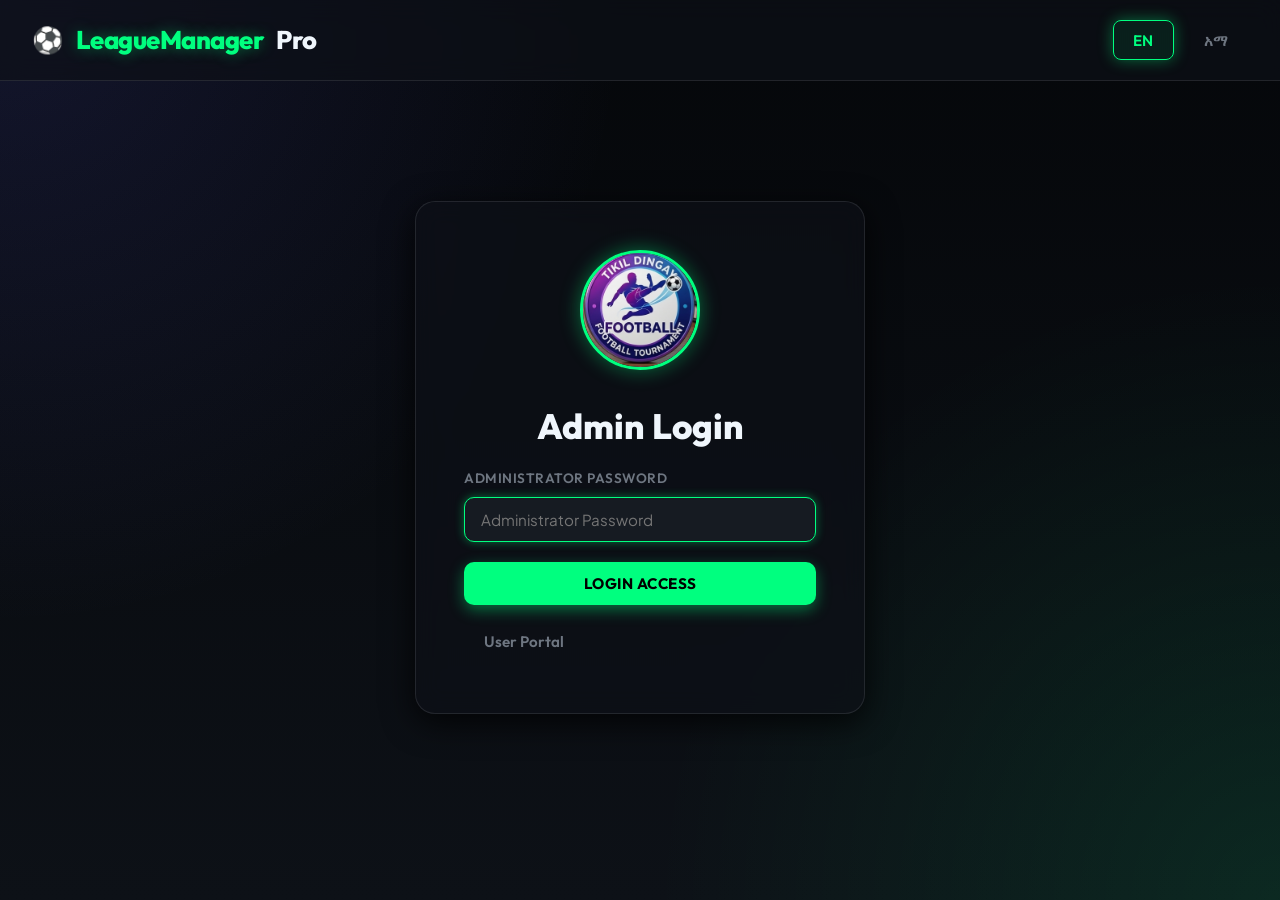
<file: login.html>
<!DOCTYPE html>
<html lang="en">

<head>
    <meta charset="UTF-8">
    <meta name="viewport" content="width=device-width, initial-scale=1.0">
    <title>Admin Login - Football Manager</title>
    <link rel="stylesheet" href="styles.css">
    <style>
        .login-wrapper {
            min-height: 80vh;
            display: flex;
            align-items: center;
            justify-content: center;
        }

        .login-card {
            width: 100%;
            max-width: 450px;
            padding: 3rem;
            animation: slide-up 0.5s ease-out;
        }

        @keyframes slide-up {
            from {
                opacity: 0;
                transform: translateY(20px);
            }

            to {
                opacity: 1;
                transform: translateY(0);
            }
        }
    </style>
</head>

<body>

    <header>
        <div class="nav-container">
            <a href="index.html" class="logo">⚽ <span>LeagueManager</span> Pro</a>
            <div style="display: flex; gap: 10px;">
                <button class="nav-btn lang-toggle" data-lang="en"
                    onclick="window.dbEngine.setLanguage('en')">EN</button>
                <button class="nav-btn lang-toggle" data-lang="am"
                    onclick="window.dbEngine.setLanguage('am')">አማ</button>
            </div>
        </div>
    </header>

    <main class="login-wrapper">
        <div class="section-panel login-card">
            <div class="text-center mb-4">
                <div style="margin-bottom: 1.5rem;">
                    <img src="a.png" alt="League Logo"
                        style="width: 120px; height: 120px; border-radius: 50%; object-fit: cover; border: 3px solid var(--primary); box-shadow: 0 0 20px var(--primary-glow);">
                </div>
                <h1 data-i18n="login_title"
                    style="font-family: var(--font-heading); font-size: 2.2rem; font-weight: 800;">Admin
                    <span>Login</span>
                </h1>
            </div>

            <form onsubmit="handleLogin(event)">
                <div class="form-group">
                    <label for="password" data-i18n="label_password">Administrator Password</label>
                    <input type="password" id="password" class="form-control" data-i18n-placeholder="label_password"
                        required autofocus>
                </div>

                <div id="login-error"
                    style="color: var(--danger); font-size: 0.85rem; margin-top: -10px; margin-bottom: 15px; display: none;"
                    data-i18n="auth_error">
                    Invalid password. Access denied.
                </div>

                <button type="submit" class="btn btn-primary btn-full mt-2" data-i18n="btn_login">Login Access</button>
            </form>

            <div class="text-center mt-4">
                <a href="index.html" class="nav-btn" data-i18n="nav_user_portal">User Portal</a>
            </div>
        </div>
    </main>

    <script src="app.js"></script>
    <script>
        function handleLogin(e) {
            e.preventDefault();
            const pass = document.getElementById('password').value;
            const error = document.getElementById('login-error');

            if (window.dbEngine.login(pass)) {
                window.location.href = 'admin.html';
            } else {
                error.style.display = 'block';
                document.getElementById('password').value = '';
            }
        }

        // Check if already authenticated
        if (window.dbEngine.isAuthenticated()) {
            window.location.href = 'admin.html';
        }
    </script>
</body>

</html>
</file>
<file: styles.css>
@import url('https://fonts.googleapis.com/css2?family=Outfit:wght@300;400;500;600;700;800&family=Plus+Jakarta+Sans:wght@300;400;500;600;700&display=swap');

:root {
    --primary: #00ff7f; /* Spring Green / Mint */
    --primary-glow: rgba(0, 255, 127, 0.4);
    --secondary: #6366f1; /* Indigo */
    --accent: #0ea5e9; /* Cyan */
    
    --bg-dark: #05070a;
    --bg-surface: #0d1117;
    --bg-surface-elevated: #161b22;
    --bg-surface-glass: rgba(13, 17, 23, 0.7);
    
    --text-primary: #f0f6fc;
    --text-secondary: #8b949e;
    --text-muted: #6e7681;
    
    --border: rgba(240, 246, 252, 0.1);
    --border-hover: rgba(0, 255, 127, 0.5);
    
    --success: #238636;
    --danger: #da3633;
    --warning: #d29922;
    --card-shadow: 0 8px 32px 0 rgba(0, 0, 0, 0.8);
    --glass-blur: blur(12px);
    
    --font-heading: 'Outfit', sans-serif;
    --font-body: 'Plus Jakarta Sans', sans-serif;
    --transition: all 0.3s cubic-bezier(0.4, 0, 0.2, 1);
}

.light-mode {
    --bg-dark: #f8fafc;
    --bg-surface: #ffffff;
    --bg-surface-elevated: #f1f5f9;
    --bg-surface-glass: rgba(255, 255, 255, 0.8);
    --primary: #10b981;
    --primary-glow: rgba(16, 185, 129, 0.1);
    --primary-dark: #059669;
    --secondary: #6366f1;
    --text-primary: #1e293b;
    --text-secondary: #475569;
    --text-muted: #64748b;
    --border: rgba(0, 0, 0, 0.08);
    --border-hover: rgba(16, 185, 129, 0.3);
    --card-shadow: 0 4px 24px rgba(0, 0, 0, 0.04);
}

.light-mode body {
    background-image: 
        linear-gradient(135deg, #f8fafc 0%, #e2e8f0 100%);
    background-color: #f1f5f9;
}

* {
    margin: 0;
    padding: 0;
    box-sizing: border-box;
    scrollbar-width: thin;
    scrollbar-color: var(--primary) var(--bg-surface);
}

body {
    background-color: var(--bg-dark);
    color: var(--text-primary);
    font-family: var(--font-body);
    line-height: 1.5;
    background-image: 
        radial-gradient(circle at 0px 0px, rgba(99, 102, 241, 0.15) 0%, transparent 40%),
        radial-gradient(circle at 100% 100%, rgba(0, 255, 127, 0.1) 0%, transparent 40%),
        linear-gradient(180deg, #05070a 0%, #0d1117 100%);
    background-attachment: fixed;
    min-height: 100vh;
    -webkit-font-smoothing: antialiased;
}

/* Scrollbar customizations */
::-webkit-scrollbar {
    width: 6px;
    height: 6px;
}
::-webkit-scrollbar-track {
    background: var(--bg-dark);
}
::-webkit-scrollbar-thumb {
    background: var(--bg-surface-elevated);
    border-radius: 4px;
}
::-webkit-scrollbar-thumb:hover {
    background: var(--primary);
}

/* Header & Navigation Structure */
header {
    background: var(--bg-surface-glass);
    backdrop-filter: var(--glass-blur);
    -webkit-backdrop-filter: var(--glass-blur);
    border-bottom: 1px solid var(--border);
    position: sticky;
    top: 0;
    z-index: 1000;
}

.nav-container {
    max-width: 1300px;
    margin: 0 auto;
    display: flex;
    justify-content: space-between;
    align-items: center;
    padding: 1.25rem 2rem;
}

.logo {
    font-family: var(--font-heading);
    font-weight: 800;
    font-size: 1.6rem;
    color: var(--text-primary);
    text-decoration: none;
    display: flex;
    align-items: center;
    gap: 0.75rem;
    letter-spacing: -0.5px;
}

.logo span {
    color: var(--primary);
    text-shadow: 0 0 15px var(--primary-glow);
}

.nav-links {
    display: flex;
    gap: 1.5rem;
}

.nav-btn {
    background: transparent;
    border: 1px solid transparent;
    color: var(--text-muted);
    font-family: var(--font-heading);
    font-weight: 600;
    font-size: 0.95rem;
    padding: 0.6rem 1.2rem;
    border-radius: 8px;
    cursor: pointer;
    text-decoration: none;
    transition: var(--transition);
    display: flex;
    align-items: center;
    gap: 0.5rem;
}

.nav-btn:hover {
    color: var(--text-primary);
    background: rgba(255, 255, 255, 0.05);
}

.nav-btn.active {
    color: var(--primary);
    background: rgba(0, 255, 127, 0.08);
    border-color: var(--primary);
    box-shadow: 0 0 15px var(--primary-glow);
}

.nav-btn.admin-link {
    background: linear-gradient(135deg, var(--bg-surface-elevated), rgba(0, 255, 127, 0.05));
    border: 1px solid var(--border);
}

.nav-btn.admin-link:hover {
    border-color: var(--primary);
    color: var(--primary);
    box-shadow: 0 0 15px var(--primary-glow);
}

/* Master Layout Grid */
main {
    max-width: 1300px;
    margin: 2rem auto;
    padding: 0 2rem;
}

.dashboard-hero {
    background: linear-gradient(135deg, rgba(17, 21, 34, 0.8), rgba(10, 13, 20, 0.95)), 
                radial-gradient(circle at top right, rgba(0, 255, 127, 0.15), transparent 60%);
    border: 1px solid var(--border);
    border-radius: 20px;
    padding: 3rem 2.5rem;
    margin-bottom: 2.5rem;
    position: relative;
    overflow: hidden;
    box-shadow: var(--card-shadow);
}

.dashboard-hero::before {
    content: '';
    position: absolute;
    top: 0;
    left: 0;
    width: 100%;
    height: 100%;
    background-image: radial-gradient(var(--border) 1px, transparent 1px);
    background-size: 20px 20px;
    opacity: 0.15;
    pointer-events: none;
}

.hero-content h1 {
    font-family: var(--font-heading);
    font-size: 2.8rem;
    font-weight: 800;
    line-height: 1.2;
    margin-bottom: 0.75rem;
    letter-spacing: -1px;
}

.hero-content h1 span {
    background: linear-gradient(90deg, var(--primary), var(--secondary));
    -webkit-background-clip: text;
    background-clip: text;
    -webkit-text-fill-color: transparent;
}

.hero-content p {
    color: var(--text-muted);
    font-size: 1.1rem;
    max-width: 600px;
    margin-bottom: 1.5rem;
}

/* Statistics Grid */
.stats-grid {
    display: grid;
    grid-template-columns: repeat(auto-fit, minmax(220px, 1fr));
    gap: 1.5rem;
    margin-bottom: 2.5rem;
}

.stat-card {
    background: var(--bg-surface);
    border: 1px solid var(--border);
    border-radius: 16px;
    padding: 1.5rem;
    display: flex;
    align-items: center;
    gap: 1.25rem;
    transition: var(--transition);
    box-shadow: var(--card-shadow);
}

.stat-card:hover {
    transform: translateY(-4px);
    border-color: var(--border-hover);
    box-shadow: 0 15px 30px -5px rgba(0, 255, 127, 0.05);
}

.stat-icon {
    font-size: 2.2rem;
    width: 60px;
    height: 60px;
    background: var(--bg-surface-elevated);
    border-radius: 12px;
    display: flex;
    align-items: center;
    justify-content: center;
    color: var(--primary);
    border: 1px solid var(--border);
}

.stat-info h3 {
    font-size: 0.85rem;
    color: var(--text-dark);
    text-transform: uppercase;
    letter-spacing: 1px;
    margin-bottom: 0.25rem;
    font-family: var(--font-heading);
}

.stat-info p {
    font-size: 1.8rem;
    font-weight: 700;
    font-family: var(--font-heading);
    color: var(--text-primary);
}

/* Two Column Layout */
.layout-split {
    display: grid;
    grid-template-columns: 1.6fr 1fr;
    gap: 2rem;
    align-items: start;
}

@media (max-width: 992px) {
    .layout-split {
        grid-template-columns: 1fr;
    }
}

/* Component Panels */
.section-panel {
    background: var(--bg-surface-glass);
    backdrop-filter: var(--glass-blur);
    -webkit-backdrop-filter: var(--glass-blur);
    border: 1px solid var(--border);
    border-radius: 20px;
    padding: 2rem;
    margin-bottom: 2rem;
    box-shadow: var(--card-shadow);
    transition: var(--transition);
}

.section-panel:hover {
    border-color: var(--border-hover);
    box-shadow: 0 12px 40px rgba(0, 255, 127, 0.08);
}

.panel-header {
    display: flex;
    justify-content: space-between;
    align-items: center;
    margin-bottom: 1.5rem;
    padding-bottom: 1rem;
    border-bottom: 1px solid var(--border);
}

.panel-header h2 {
    font-family: var(--font-heading);
    font-size: 1.4rem;
    font-weight: 700;
    display: flex;
    align-items: center;
    gap: 0.75rem;
}

.panel-header h2::before {
    content: '';
    display: inline-block;
    width: 6px;
    height: 1.5rem;
    background: var(--primary);
    border-radius: 3px;
}

/* High Fidelity Tables */
.table-wrapper {
    overflow-x: auto;
    width: 100%;
}

.league-table {
    width: 100%;
    border-collapse: collapse;
    text-align: left;
    font-size: 0.95rem;
}

.league-table th {
    background: var(--bg-surface-elevated);
    padding: 1rem;
    font-family: var(--font-heading);
    font-weight: 600;
    color: var(--text-muted);
    border-bottom: 1px solid var(--border);
    font-size: 0.85rem;
    text-transform: uppercase;
    letter-spacing: 0.5px;
}

.league-table td {
    padding: 1.15rem 1rem;
    border-bottom: 1px solid var(--border);
    color: var(--text-primary);
    transition: var(--transition);
}

.league-table tbody tr {
    transition: var(--transition);
}

.league-table tbody tr:hover td {
    background: rgba(255, 255, 255, 0.02);
}

/* Standing Table Specific styles */
.rank-badge {
    display: inline-flex;
    justify-content: center;
    align-items: center;
    width: 26px;
    height: 26px;
    border-radius: 50%;
    font-weight: 700;
    font-size: 0.85rem;
    background: var(--bg-surface-elevated);
    color: var(--text-muted);
}

tr:nth-child(1) .rank-badge { background: #ffd700; color: #000; box-shadow: 0 0 10px rgba(253, 215, 0, 0.3); }
tr:nth-child(2) .rank-badge { background: #c0c0c0; color: #000; }
tr:nth-child(3) .rank-badge { background: #cd7f32; color: #000; }

.team-cell {
    display: flex;
    align-items: center;
    gap: 0.75rem;
    font-weight: 600;
}

.team-logo-small {
    font-size: 1.25rem;
    background: var(--bg-surface-elevated);
    border-radius: 6px;
    width: 32px;
    height: 32px;
    display: flex;
    align-items: center;
    justify-content: center;
    border: 1px solid var(--border);
}

.highlight-col {
    font-weight: 700;
    color: var(--primary);
}

/* Fixtures & Matches Grid */
.fixtures-list {
    display: flex;
    flex-direction: column;
    gap: 1rem;
}

.match-card {
    background: var(--bg-surface-glass);
    backdrop-filter: var(--glass-blur);
    border: 1px solid var(--border);
    border-radius: 14px;
    padding: 1.25rem;
    display: flex;
    flex-direction: column;
    gap: 0.75rem;
    transition: var(--transition);
    box-shadow: var(--card-shadow);
}

.match-card:hover {
    border-color: var(--border-hover);
    transform: translateY(-2px);
}

.match-meta {
    display: flex;
    justify-content: space-between;
    font-size: 0.8rem;
    color: var(--text-dark);
    font-weight: 600;
}

.match-status-badge {
    padding: 0.2rem 0.6rem;
    border-radius: 20px;
    font-size: 0.75rem;
    font-weight: 700;
    text-transform: uppercase;
    letter-spacing: 0.5px;
    display: flex;
    align-items: center;
    gap: 0.35rem;
}

.status-scheduled {
    background: var(--bg-surface-elevated);
    color: var(--text-muted);
}

.status-live {
    background: rgba(239, 68, 68, 0.15);
    color: var(--danger);
    border: 1px solid rgba(239, 68, 68, 0.3);
    animation: pulse-live 1.5s infinite;
}

@keyframes pulse-live {
    0% { opacity: 0.8; }
    50% { opacity: 1; }
    100% { opacity: 0.8; }
}

.status-finished {
    background: rgba(16, 185, 129, 0.15);
    color: var(--success);
}

.status-suspended {
    background: rgba(218, 54, 51, 0.15);
    color: var(--danger);
    border: 1px solid rgba(218, 54, 51, 0.3);
}

.match-board {
    display: grid;
    grid-template-columns: 1fr auto 1fr;
    align-items: center;
    gap: 1rem;
    padding: 0.5rem 0;
}

.team-display {
    display: flex;
    align-items: center;
    gap: 0.75rem;
}

.team-display.home { justify-content: flex-end; text-align: right; }
.team-display.away { justify-content: flex-start; text-align: left; }

.team-name-inline {
    font-family: var(--font-heading);
    font-weight: 700;
    font-size: 1.05rem;
}

.score-display-box {
    background: var(--bg-surface-elevated);
    font-family: var(--font-heading);
    font-weight: 800;
    font-size: 1.4rem;
    padding: 0.5rem 1rem;
    border-radius: 8px;
    min-width: 80px;
    text-align: center;
    letter-spacing: 2px;
    border: 1px solid var(--border);
    color: var(--text-primary);
}

.score-display-box.live {
    border-color: var(--danger);
    color: var(--danger);
    text-shadow: 0 0 10px rgba(239, 68, 68, 0.2);
}

/* User Live Tracker Simulator UI */
.live-tracker-panel {
    background: linear-gradient(180deg, var(--bg-surface-elevated), var(--bg-surface));
    border: 1px solid rgba(0, 255, 127, 0.2);
    border-radius: 20px;
    padding: 2rem;
    position: relative;
    overflow: hidden;
    box-shadow: 0 20px 40px rgba(0, 0, 0, 0.5);
}

.live-tracker-panel::after {
    content: '';
    position: absolute;
    top: 0;
    left: 0;
    width: 100%;
    height: 4px;
    background: linear-gradient(90deg, var(--primary), var(--secondary));
}

.tracker-intro {
    text-align: center;
    padding: 2rem 0;
    color: var(--text-muted);
}

.tracker-intro button {
    margin-top: 1.5rem;
}

.simulator-board {
    display: flex;
    flex-direction: column;
    gap: 1.5rem;
}

.match-pitch-vis {
    background: radial-gradient(circle, rgba(16, 185, 129, 0.15) 0%, rgba(9, 61, 27, 0.4) 100%), var(--bg-dark);
    border: 1px solid rgba(0, 255, 127, 0.1);
    height: 180px;
    border-radius: 12px;
    position: relative;
    display: flex;
    flex-direction: column;
    justify-content: center;
    align-items: center;
    overflow: hidden;
}

.match-pitch-vis::before {
    content: '';
    position: absolute;
    width: 100%;
    height: 100%;
    background-image: 
        linear-gradient(90deg, transparent 50%, rgba(255, 255, 255, 0.05) 50%, rgba(255, 255, 255, 0.05) 51%, transparent 51%),
        radial-gradient(circle at center, transparent 30px, rgba(255, 255, 255, 0.05) 30px, rgba(255, 255, 255, 0.05) 31px, transparent 31%);
    pointer-events: none;
}

.pitch-scoreline {
    font-family: var(--font-heading);
    font-size: 2.2rem;
    font-weight: 800;
    letter-spacing: 2px;
    color: var(--text-primary);
    z-index: 10;
    display: flex;
    align-items: center;
    gap: 2rem;
    animation: slide-up 0.5s ease-out;
}

.pitch-timer {
    background: var(--bg-dark);
    border: 1px solid var(--border);
    padding: 0.35rem 0.85rem;
    border-radius: 30px;
    font-family: monospace;
    font-size: 1.1rem;
    font-weight: bold;
    color: var(--primary);
    margin-top: 1rem;
    z-index: 10;
    box-shadow: 0 0 15px var(--primary-glow);
}

.events-ticker {
    max-height: 250px;
    overflow-y: auto;
    background: var(--bg-dark);
    border: 1px solid var(--border);
    border-radius: 12px;
    padding: 1rem;
    display: flex;
    flex-direction: column;
    gap: 0.75rem;
}

.ticker-event {
    display: flex;
    gap: 1rem;
    font-size: 0.9rem;
    padding: 0.5rem;
    border-radius: 6px;
    background: var(--bg-surface);
    transition: var(--transition);
    animation: fade-in-event 0.3s ease-out;
}

@keyframes fade-in-event {
    from { opacity: 0; transform: translateY(-10px); }
    to { opacity: 1; transform: translateY(0); }
}

.event-time {
    color: var(--primary);
    font-weight: 800;
    font-family: monospace;
    min-width: 45px;
}

.event-icon {
    font-size: 1rem;
}

.event-text {
    flex: 1;
    color: var(--text-primary);
}

/* Beautiful Forms and Inputs (Admin Portal) */
.form-group {
    margin-bottom: 1.25rem;
}

.form-group label {
    display: block;
    font-family: var(--font-heading);
    font-size: 0.85rem;
    font-weight: 600;
    color: var(--text-muted);
    text-transform: uppercase;
    letter-spacing: 0.5px;
    margin-bottom: 0.5rem;
}

.form-control {
    width: 100%;
    background: var(--bg-surface-elevated);
    border: 1px solid var(--border);
    color: var(--text-primary);
    font-family: var(--font-body);
    font-size: 0.95rem;
    padding: 0.75rem 1rem;
    border-radius: 10px;
    outline: none;
    transition: var(--transition);
}

.form-control:focus {
    border-color: var(--primary);
    box-shadow: 0 0 10px var(--primary-glow);
}

select.form-control {
    cursor: pointer;
    appearance: none;
    background-image: url("data:image/svg+xml;charset=UTF-8,%3Csvg xmlns='http://www.w3.org/2000/svg' width='24' height='24' viewBox='0 0 24 24' fill='none' stroke='%2394a3b8' stroke-width='2' stroke-linecap='round' stroke-linejoin='round'%3E%3Cpolyline points='6 9 12 15 18 9'%3E%3C/polyline%3E%3C/svg%3E");
    background-repeat: no-repeat;
    background-position: right 1rem center;
    background-size: 1.2em;
    padding-right: 2.5rem;
}

.form-row {
    display: grid;
    grid-template-columns: 1fr 1fr;
    gap: 1rem;
}

/* Premium Interactive Button styles */
.btn {
    display: inline-flex;
    align-items: center;
    justify-content: center;
    gap: 0.5rem;
    font-family: var(--font-heading);
    font-weight: 700;
    font-size: 0.95rem;
    text-transform: uppercase;
    letter-spacing: 0.5px;
    padding: 0.75rem 1.5rem;
    border-radius: 10px;
    border: none;
    cursor: pointer;
    transition: var(--transition);
    text-decoration: none;
}

.btn-primary {
    background: var(--primary);
    color: #000;
    box-shadow: 0 5px 15px var(--primary-glow);
}

.btn-primary:hover {
    background: var(--primary-dark);
    box-shadow: 0 8px 25px var(--primary-glow);
    transform: translateY(-2px);
}

.btn-secondary {
    background: var(--bg-surface-elevated);
    border: 1px solid var(--border);
    color: var(--text-primary);
}

.btn-secondary:hover {
    border-color: var(--border-hover);
    background: var(--bg-surface-glass);
    box-shadow: 0 4px 10px rgba(0, 0, 0, 0.2);
}

.btn-danger {
    background: rgba(239, 68, 68, 0.1);
    border: 1px solid rgba(239, 68, 68, 0.3);
    color: var(--danger);
}

.btn-danger:hover {
    background: var(--danger);
    color: #fff;
    box-shadow: 0 5px 15px rgba(239, 68, 68, 0.2);
}

.btn-sm {
    padding: 0.4rem 0.8rem;
    font-size: 0.8rem;
    border-radius: 6px;
}

.btn-full {
    width: 100%;
}

.btn:active {
    transform: translateY(1px);
}

/* Modals */
.modal-overlay {
    position: fixed;
    top: 0;
    left: 0;
    right: 0;
    bottom: 0;
    background: rgba(10, 13, 20, 0.8);
    backdrop-filter: blur(8px);
    z-index: 1000;
    display: flex;
    align-items: center;
    justify-content: center;
    opacity: 0;
    pointer-events: none;
    transition: opacity 0.3s ease;
}

.modal-overlay.active {
    opacity: 1;
    pointer-events: all;
}

.modal-container {
    background: var(--bg-surface);
    border: 1px solid var(--border);
    border-radius: 20px;
    width: 90%;
    max-width: 550px;
    padding: 2.25rem;
    box-shadow: 0 25px 50px -12px rgba(0, 0, 0, 0.25);
    transform: scale(0.95);
    transition: transform 0.3s cubic-bezier(0.34, 1.56, 0.64, 1);
}

.modal-overlay.active .modal-container {
    transform: scale(1);
}

.modal-header {
    display: flex;
    justify-content: space-between;
    align-items: center;
    margin-bottom: 1.5rem;
}

.modal-header h3 {
    font-family: var(--font-heading);
    font-size: 1.4rem;
    font-weight: 700;
}

.modal-close {
    background: none;
    border: none;
    color: var(--text-dark);
    font-size: 1.5rem;
    cursor: pointer;
    transition: var(--transition);
}

.modal-close:hover {
    color: var(--text-primary);
}

/* Grid Cards (Teams and Squad lists) */
.cards-grid {
    display: grid;
    grid-template-columns: repeat(auto-fill, minmax(280px, 1fr));
    gap: 1.5rem;
    margin-bottom: 2rem;
}

.catalog-card {
    background: var(--bg-surface);
    border: 1px solid var(--border);
    border-radius: 16px;
    padding: 1.5rem;
    display: flex;
    flex-direction: column;
    align-items: center;
    text-align: center;
    transition: var(--transition);
    cursor: pointer;
    box-shadow: var(--card-shadow);
}

.catalog-card:hover {
    transform: translateY(-5px);
    border-color: var(--border-hover);
    box-shadow: 0 20px 30px -10px rgba(0, 255, 127, 0.08);
}

.catalog-logo {
    width: 70px;
    height: 70px;
    border-radius: 50%;
    background: var(--bg-surface-elevated);
    display: flex;
    align-items: center;
    justify-content: center;
    font-size: 2.5rem;
    margin-bottom: 1rem;
    border: 1px solid var(--border);
}

.catalog-name {
    font-family: var(--font-heading);
    font-weight: 700;
    font-size: 1.15rem;
    margin-bottom: 0.25rem;
}

.catalog-meta {
    font-size: 0.85rem;
    color: var(--text-muted);
    margin-bottom: 1.25rem;
}

.catalog-stats-row {
    display: flex;
    justify-content: space-around;
    width: 100%;
    padding-top: 1rem;
    border-top: 1px solid var(--border);
}

.cat-stat-item h5 {
    font-size: 0.75rem;
    color: var(--text-dark);
    text-transform: uppercase;
    margin-bottom: 0.25rem;
}

.cat-stat-item p {
    font-family: var(--font-heading);
    font-weight: 700;
    font-size: 1.15rem;
    color: var(--text-primary);
}

/* Squad Roster detail view inside modal */
.squad-roster-list {
    display: flex;
    flex-direction: column;
    gap: 0.75rem;
    max-height: 350px;
    overflow-y: auto;
    padding-right: 0.5rem;
    margin-top: 1rem;
}

.squad-jersey {
    background: rgba(255, 255, 255, 0.05);
    border-radius: 8px;
    padding: 0.6rem 0.9rem;
    display: flex;
    justify-content: space-between;
    align-items: center;
    border: 1px solid var(--border);
}

.squad-player-left {
    display: flex;
    align-items: center;
    gap: 0.85rem;
}

.player-avatar {
    width: 45px;
    height: 45px;
    border-radius: 50%;
    object-fit: cover;
    border: 2px solid var(--border);
    background: var(--bg-surface-elevated);
}

.player-avatar-placeholder {
    width: 45px;
    height: 45px;
    border-radius: 50%;
    background: var(--bg-surface-elevated);
    display: flex;
    align-items: center;
    justify-content: center;
    font-weight: 800;
    font-family: var(--font-heading);
    color: var(--primary);
    border: 2px solid var(--border);
    font-size: 1.2rem;
}

.jersey-num {
    font-family: var(--font-heading);
    font-weight: 800;
    color: var(--primary);
    background: rgba(0, 255, 127, 0.1);
    width: 28px;
    height: 28px;
    border-radius: 6px;
    display: flex;
    align-items: center;
    justify-content: center;
    font-size: 0.85rem;
}

.player-name {
    font-weight: 600;
    font-size: 0.95rem;
}

.player-pos-badge {
    padding: 0.15rem 0.45rem;
    border-radius: 4px;
    font-size: 0.7rem;
    font-weight: 700;
    text-transform: uppercase;
    background: var(--bg-surface-elevated);
    color: var(--text-muted);
}

.player-role-FWD { color: #f43f5e; background: rgba(244, 63, 94, 0.1); }
.player-role-MID { color: #3b82f6; background: rgba(59, 130, 246, 0.1); }
.player-role-DEF { color: #eab308; background: rgba(234, 179, 8, 0.1); }
.player-role-GK { color: #10b981; background: rgba(16, 185, 129, 0.1); }

.squad-player-right {
    font-size: 0.85rem;
    color: var(--text-muted);
    font-weight: 500;
    display: flex;
    align-items: center;
    gap: 0.75rem;
}

.squad-player-right span strong {
    color: var(--text-primary);
}

/* Tabs System for Admin */
.admin-tabs {
    display: flex;
    gap: 0.5rem;
    margin-bottom: 2rem;
    background: var(--bg-surface);
    padding: 0.4rem;
    border-radius: 12px;
    border: 1px solid var(--border);
}

.admin-tab-btn {
    flex: 1;
    background: transparent;
    border: none;
    color: var(--text-muted);
    font-family: var(--font-heading);
    font-weight: 750;
    padding: 0.75rem;
    border-radius: 8px;
    cursor: pointer;
    transition: var(--transition);
}

.admin-tab-btn:hover {
    color: var(--text-primary);
}

.admin-tab-btn.active {
    background: var(--bg-surface-elevated);
    color: var(--primary);
    border: 1px solid var(--border);
    box-shadow: 0 4px 10px rgba(0, 0, 0, 0.2);
}

.admin-tab-panel {
    display: none;
}

.admin-tab-panel.active {
    display: block;
    animation: fade-in-tab 0.3s ease-out;
}

@keyframes fade-in-tab {
    from { opacity: 0; transform: translateY(5px); }
    to { opacity: 1; transform: translateY(0); }
}

.admin-section-grid {
    display: grid;
    grid-template-columns: 1fr 1.5fr;
    gap: 2rem;
}

@media (max-width: 900px) {
    .admin-section-grid {
        grid-template-columns: 1fr;
    }
}

/* Custom list layout with action buttons */
.admin-items-list {
    display: flex;
    flex-direction: column;
    gap: 0.85rem;
    max-height: 550px;
    overflow-y: auto;
    padding-right: 0.5rem;
}

.admin-item-row {
    background: var(--bg-surface);
    border: 1px solid var(--border);
    border-radius: 12px;
    padding: 0.85rem 1.25rem;
    display: flex;
    justify-content: space-between;
    align-items: center;
    transition: var(--transition);
}

.admin-item-row:hover {
    border-color: var(--border-hover);
}

.admin-item-details {
    display: flex;
    align-items: center;
    gap: 0.85rem;
}

.admin-item-actions {
    display: flex;
    gap: 0.5rem;
}

/* General Layout helpers */
.text-center { text-align: center; }
.mt-4 { margin-top: 1rem; }
.mb-4 { margin-bottom: 1rem; }

/* Utilities and placeholders */
.empty-placeholder {
    padding: 3rem 1.5rem;
    text-align: center;
    color: var(--text-dark);
    font-weight: 500;
}
.empty-placeholder span {
    font-size: 2.5rem;
    display: block;
    margin-bottom: 0.75rem;
}

/* Category Switcher Styles */
.category-selector {
    display: flex;
    gap: 0.4rem;
    background: var(--bg-surface-elevated);
    padding: 3px;
    border-radius: 10px;
    border: 1px solid var(--border);
}

.cat-btn {
    background: transparent;
    border: none;
    color: var(--text-muted);
    font-size: 0.75rem;
    font-weight: 700;
    padding: 0.4rem 0.8rem;
    border-radius: 7px;
    cursor: pointer;
    transition: var(--transition);
    font-family: var(--font-heading);
}

.cat-btn:hover {
    color: var(--text-primary);
}

.cat-btn.active {
    background: var(--bg-surface);
    color: var(--primary);
    box-shadow: 0 2px 8px rgba(0,0,0,0.2);
}

@media (max-width: 600px) {
    .category-selector {
        overflow-x: auto;
        max-width: 200px;
    }
    .cat-btn {
        flex-shrink: 0;
    }
}

/* Global Hero Category Tabs */
.global-category-tabs {
    display: flex;
    gap: 0.5rem;
    margin-top: 2rem;
    justify-content: center;
    flex-wrap: wrap;
}

.g-cat-btn {
    background: rgba(255, 255, 255, 0.05);
    border: 1px solid rgba(255, 255, 255, 0.1);
    color: var(--white);
    padding: 0.7rem 1.5rem;
    border-radius: 50px;
    font-weight: 700;
    cursor: pointer;
    transition: var(--transition);
    backdrop-filter: blur(10px);
}

.g-cat-btn:hover {
    background: rgba(255, 255, 255, 0.1);
    transform: translateY(-2px);
}

.g-cat-btn.active {
    background: var(--primary);
    color: var(--bg-dark);
    border-color: var(--primary);
    box-shadow: 0 10px 20px -10px rgba(0, 255, 127, 0.5);
}

/* --- NEW ENHANCEMENTS STYLES --- */

/* Search Bar (Manage Players) */
.search-container {
    position: relative;
    max-width: 300px;
}

.search-container input {
    padding-left: 2.5rem;
}

.search-icon {
    position: absolute;
    left: 1rem;
    top: 50%;
    transform: translateY(-50%);
    color: var(--text-dark);
    pointer-events: none;
}

/* Backup tools (Dashboard) */
.backup-tools {
    display: flex;
    gap: 0.75rem;
    margin-top: 1rem;
}

/* Status Badges */
.status-badge {
    padding: 0.2rem 0.6rem;
    border-radius: 20px;
    font-size: 0.7rem;
    font-weight: 700;
    text-transform: uppercase;
}

.status-active {
    background: rgba(16, 185, 129, 0.1);
    color: var(--success);
    border: 1px solid rgba(16, 185, 129, 0.2);
}

.status-injured {
    background: rgba(239, 68, 68, 0.1);
    color: var(--danger);
    border: 1px solid rgba(239, 68, 68, 0.2);
}

/* Sortable Headers */
.sortable {
    cursor: pointer;
    position: relative;
    user-select: none;
    transition: var(--transition);
}

.sortable:hover {
    color: var(--primary) !important;
    background: rgba(0, 255, 127, 0.05) !important;
}

.sortable::after {
    content: '↕';
    font-size: 0.7rem;
    margin-left: 0.5rem;
    opacity: 0.3;
}

.sortable.sort-asc::after { content: '↑'; opacity: 1; color: var(--primary); }
.sortable.sort-desc::after { content: '↓'; opacity: 1; color: var(--primary); }

/* KPI Stats Layout Adjustment for Backup */
.dashboard-hero-footer {
    display: flex;
    justify-content: space-between;
    align-items: center;
    flex-wrap: wrap;
    margin-top: 2rem;
    padding-top: 1.5rem;
    border-top: 1px solid var(--border);
}

/* Timeline Modal */
.report-modal .modal-container {
    max-width: 500px;
}

.timeline-list {
    display: flex;
    flex-direction: column;
    gap: 0.75rem;
    max-height: 400px;
    overflow-y: auto;
    padding-right: 8px;
}

.timeline-item {
    display: flex;
    gap: 1rem;
    padding: 1rem;
    border-radius: 12px;
    background: var(--bg-surface-elevated);
    border: 1px solid var(--border);
    font-size: 0.9rem;
    transition: var(--transition);
}

.timeline-item:hover {
    border-color: var(--border-hover);
    transform: translateX(4px);
}

.timeline-time {
    font-family: var(--font-heading);
    color: var(--primary);
    font-weight: 800;
    min-width: 35px;
}
</file>
